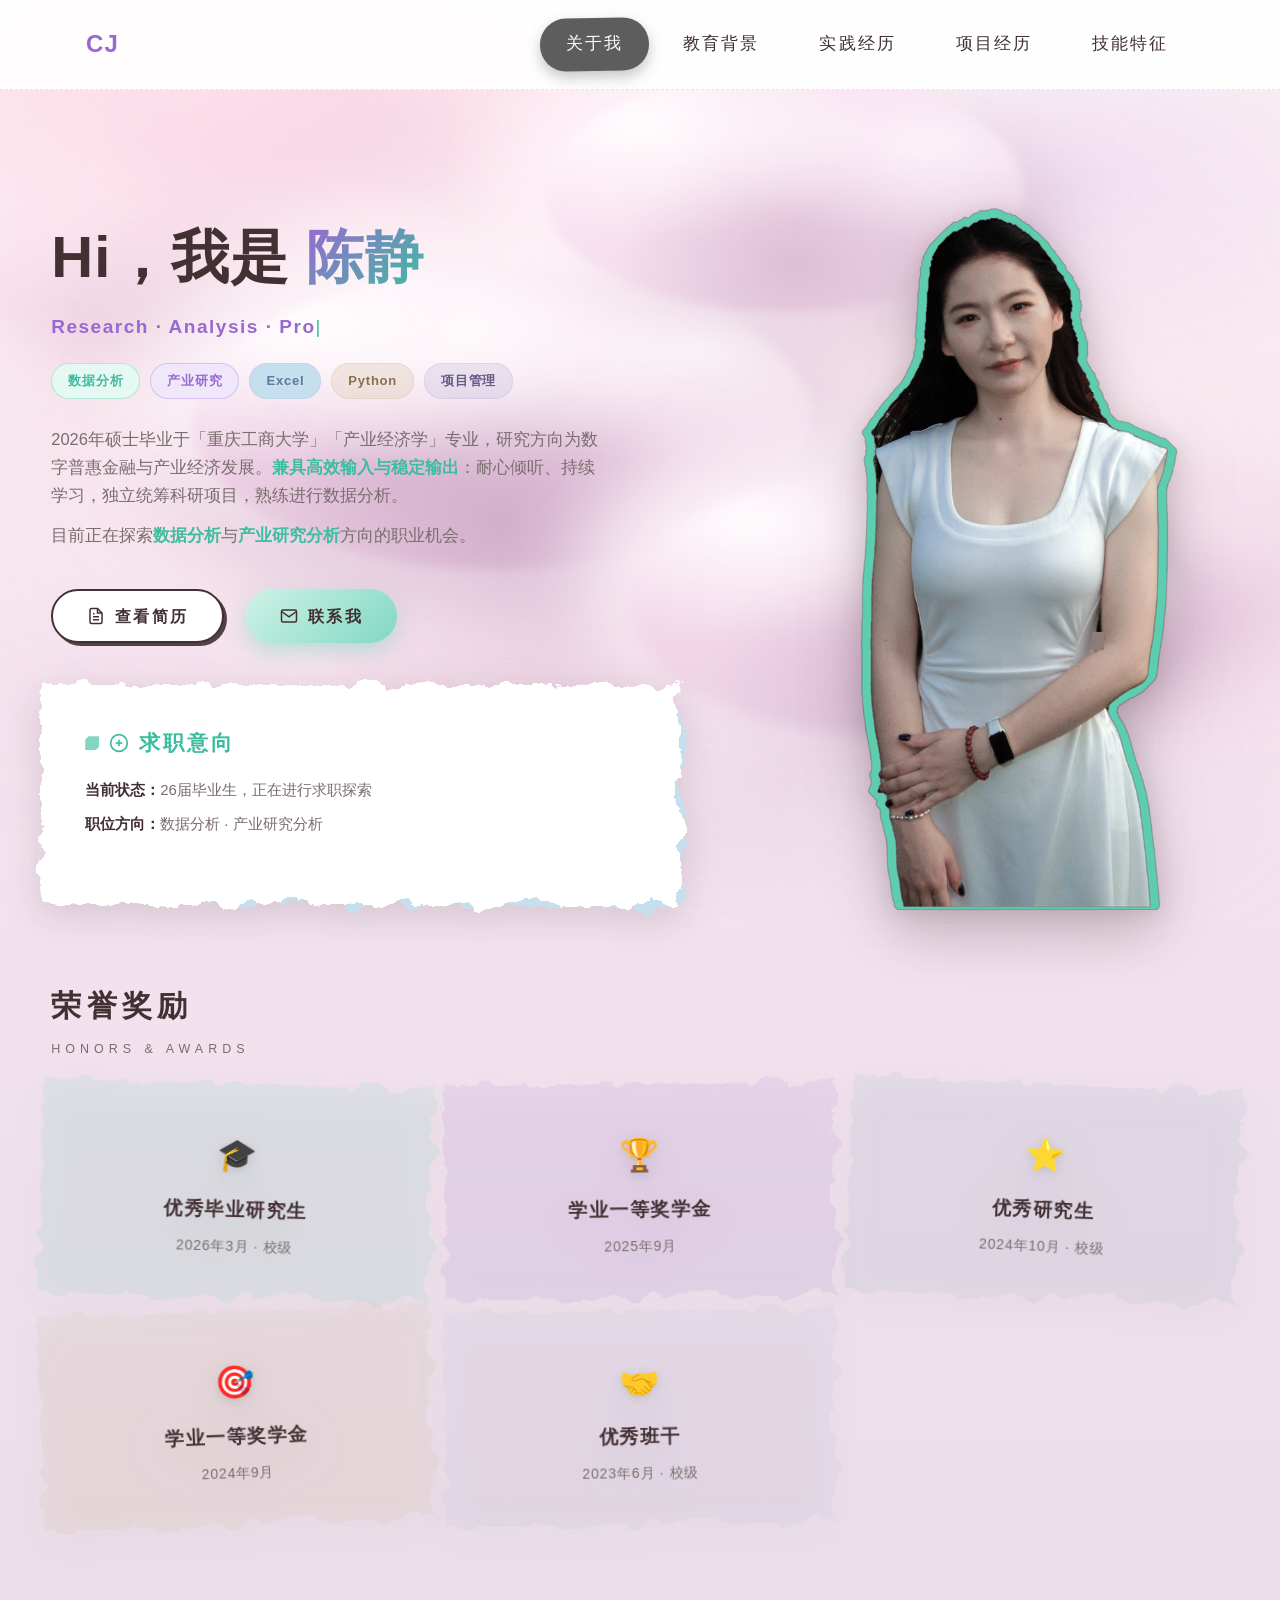
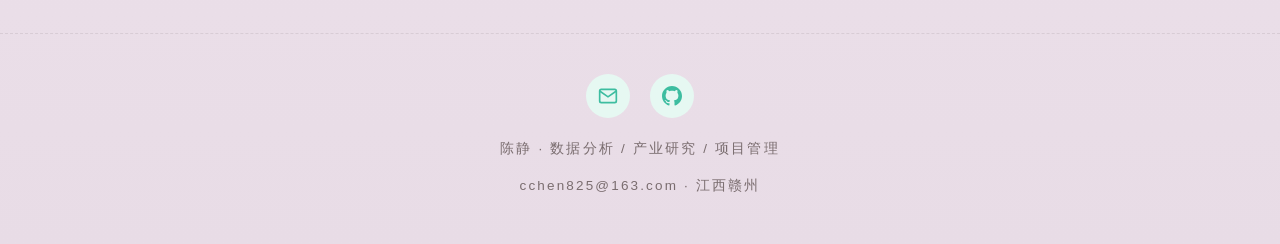
<file: index.html>
<!DOCTYPE html>
<html lang="zh-CN">
<head>
<meta charset="UTF-8">
<meta name="viewport" content="width=device-width, initial-scale=1.0">
<title>陈静 · 关于我｜数据分析 / 产业研究 / 项目管理</title>
<link rel="stylesheet" href="css/styles.css">
</head>
<body>

<!-- MORNCOLOUR 风格云海 -->
<!-- 远景云 -->
<div class="cloud-far cloud-far--1" aria-hidden="true"></div>
<div class="cloud-far cloud-far--2" aria-hidden="true"></div>
<div class="cloud-far cloud-far--3" aria-hidden="true"></div>
<!-- 中景云 -->
<div class="cloud-mid cloud-mid--1" aria-hidden="true"></div>
<div class="cloud-mid cloud-mid--2" aria-hidden="true"></div>
<div class="cloud-mid cloud-mid--3" aria-hidden="true"></div>
<!-- 前景云 -->
<div class="cloud-near cloud-near--1" aria-hidden="true"></div>
<div class="cloud-near cloud-near--2" aria-hidden="true"></div>
<div class="cloud-near cloud-near--3" aria-hidden="true"></div>

<svg class="svg-defs" aria-hidden="true" focusable="false">
  <defs>
    <filter id="torn" x="-8%" y="-8%" width="116%" height="116%">
      <feTurbulence type="fractalNoise" baseFrequency="0.035 0.04" numOctaves="5" seed="7" result="noise"/>
      <feDisplacementMap in="SourceGraphic" in2="noise" scale="26" xChannelSelector="R" yChannelSelector="G"/>
    </filter>
    <filter id="tapeTorn" x="-20%" y="-20%" width="140%" height="140%">
      <feTurbulence type="fractalNoise" baseFrequency="0.09" numOctaves="3" seed="3" result="noise2"/>
      <feDisplacementMap in="SourceGraphic" in2="noise2" scale="7" xChannelSelector="R" yChannelSelector="G"/>
    </filter>
  </defs>
</svg>

<!-- 滚动进度条 -->
<div class="scroll-progress" id="scrollProgress"></div>

<nav class="nav" aria-label="主导航">
  <a class="nav__logo" href="index.html">CJ</a>
  <button class="nav__toggle" id="navToggle" aria-label="菜单" aria-expanded="false">
    <span></span><span></span><span></span>
  </button>
  <div class="nav__menu" id="navMenu">
    <a class="nav__link" id="nav-about"    href="index.html">关于我</a>
    <a class="nav__link" id="nav-edu"      href="education.html">教育背景</a>
    <a class="nav__link" id="nav-practice" href="practice.html">实践经历</a>
    <a class="nav__link" id="nav-projects" href="projects.html">项目经历</a>
    <a class="nav__link" id="nav-skills"   href="skills.html">技能特征</a>
  </div>
</nav>

<main class="wrap">
  <section class="hero">

    <!-- 左侧：自我介绍 -->
    <div class="hero__left">
      <h1 class="hero__greet">
        Hi，我是 <span class="accent">陈静</span>
      </h1>

      <div class="hero__sub"><span class="typewriter" id="typewriter"></span><span class="typewriter-cursor">|</span></div>

      <div class="hero__tags">
        <span class="tag tag--teal">数据分析</span>
        <span class="tag tag--purple">产业研究</span>
        <span class="tag tag--blue">Excel</span>
        <span class="tag tag--tan">Python</span>
        <span class="tag tag--lav">项目管理</span>
      </div>

      <div class="hero__desc">
        <p>2026年硕士毕业于「重庆工商大学」「产业经济学」专业，研究方向为数字普惠金融与产业经济发展。<strong>兼具高效输入与稳定输出</strong>：耐心倾听、持续学习，独立统筹科研项目，熟练进行数据分析。</p>
        <p>目前正在探索<strong>数据分析</strong>与<strong>产业研究分析</strong>方向的职业机会。</p>
      </div>

      <div class="hero__actions">
        <a class="btn btn--ghost" href="assets/个人简历.pdf" target="_blank" rel="noopener">
          <svg width="18" height="18" viewBox="0 0 24 24" fill="none" stroke="currentColor" stroke-width="2"><path d="M14 2H6a2 2 0 0 0-2 2v16a2 2 0 0 0 2 2h12a2 2 0 0 0 2-2V8z"/><polyline points="14 2 14 8 20 8"/><line x1="16" y1="13" x2="8" y2="13"/><line x1="16" y1="17" x2="8" y2="17"/><polyline points="10 9 9 9 8 9"/></svg>
          查看简历
        </a>
        <a class="btn btn--teal" href="mailto:cchen825@163.com">
          <svg width="18" height="18" viewBox="0 0 24 24" fill="none" stroke="currentColor" stroke-width="2"><path d="M4 4h16c1.1 0 2 .9 2 2v12c0 1.1-.9 2-2 2H4c-1.1 0-2-.9-2-2V6c0-1.1.9-2 2-2z"/><polyline points="22,6 12,13 2,6"/></svg>
          联系我
        </a>
      </div>

      <!-- 求职意向卡片 -->
      <div class="paper matcher" data-rise="1">
        <div class="matcher__title">
          <svg width="20" height="20" viewBox="0 0 24 24" fill="none" stroke="currentColor" stroke-width="2"><circle cx="12" cy="12" r="10"/><line x1="12" y1="8" x2="12" y2="16"/><line x1="8" y1="12" x2="16" y2="12"/></svg>
          求职意向
        </div>
        <div class="matcher__desc">
          <p><strong>当前状态：</strong>26届毕业生，正在进行求职探索</p>
          <p><strong>职位方向：</strong>数据分析 · 产业研究分析</p>
        </div>
      </div>
    </div>

    <!-- 右侧：抠像人像（青色描边，无相框） -->
    <div class="hero__figure">
      <div class="hero__glow"></div>
      <img src="assets/生活照_抠像_web.png" alt="陈静生活照" class="hero__portrait">
    </div>

  </section>

  <!-- 荣誉奖励 -->
  <section class="honors" style="max-width:1180px;margin:20px auto 0;">
    <h2 class="section-title">荣誉奖励</h2>
    <div class="section-sub">Honors &amp; Awards</div>
    <div class="grid grid--3">
      <div class="paper card honors-card tilt-b" data-rise="0">
        <div class="honors-card__icon">🎓</div>
        <h3>优秀毕业研究生</h3>
        <p>2026年3月 · 校级</p>
      </div>
      <div class="paper card honors-card tilt-c" data-rise="1">
        <div class="honors-card__icon">🏆</div>
        <h3>学业一等奖学金</h3>
        <p>2025年9月</p>
      </div>
      <div class="paper card honors-card tilt-d" data-rise="2">
        <div class="honors-card__icon">⭐</div>
        <h3>优秀研究生</h3>
        <p>2024年10月 · 校级</p>
      </div>
      <div class="paper card honors-card tilt-a" data-rise="3">
        <div class="honors-card__icon">🎯</div>
        <h3>学业一等奖学金</h3>
        <p>2024年9月</p>
      </div>
      <div class="paper card honors-card tilt-c" data-rise="4">
        <div class="honors-card__icon">🤝</div>
        <h3>优秀班干</h3>
        <p>2023年6月 · 校级</p>
      </div>
      <div class="paper card honors-card tilt-b" data-rise="5">
        <div class="honors-card__icon">🌟</div>
        <h3>优秀毕业生</h3>
        <p>2023年6月 · 校级</p>
      </div>
    </div>
  </section>

</main>

<footer class="footer">
  <div class="footer__social">
    <a href="mailto:cchen825@163.com" class="footer__icon" title="邮箱">
      <svg width="20" height="20" viewBox="0 0 24 24" fill="none" stroke="currentColor" stroke-width="2"><path d="M4 4h16c1.1 0 2 .9 2 2v12c0 1.1-.9 2-2 2H4c-1.1 0-2-.9-2-2V6c0-1.1.9-2 2-2z"/><polyline points="22,6 12,13 2,6"/></svg>
    </a>
    <a href="https://github.com/cchenjinger" class="footer__icon" title="GitHub" target="_blank" rel="noopener">
      <svg width="20" height="20" viewBox="0 0 24 24" fill="currentColor"><path d="M12 0c-6.626 0-12 5.373-12 12 0 5.302 3.438 9.8 8.207 11.387.599.111.793-.261.793-.577v-2.234c-3.338.726-4.033-1.416-4.033-1.416-.546-1.387-1.333-1.756-1.333-1.756-1.089-.745.083-.729.083-.729 1.205.084 1.839 1.237 1.839 1.237 1.07 1.834 2.807 1.304 3.492.997.107-.775.418-1.305.762-1.604-2.665-.305-5.467-1.334-5.467-5.931 0-1.311.469-2.381 1.236-3.221-.124-.303-.535-1.524.117-3.176 0 0 1.008-.322 3.301 1.23.957-.266 1.983-.399 3.003-.404 1.02.005 2.047.138 3.006.404 2.291-1.552 3.297-1.23 3.297-1.23.653 1.653.242 2.874.118 3.176.77.84 1.235 1.911 1.235 3.221 0 4.609-2.807 5.624-5.479 5.921.43.372.823 1.102.823 2.222v3.293c0 .319.192.694.801.576 4.765-1.589 8.199-6.086 8.199-11.386 0-6.627-5.373-12-12-12z"/></svg>
    </a>
  </div>
  <span class="footer-line">陈静 · 数据分析 / 产业研究 / 项目管理</span>
  <div>cchen825@163.com · 江西赣州</div>
</footer>

<!-- 返回顶部按钮 -->
<button class="back-to-top" id="backToTop" aria-label="返回顶部">
  <svg width="20" height="20" viewBox="0 0 24 24" fill="none" stroke="currentColor" stroke-width="2.5"><polyline points="18 15 12 9 6 15"/></svg>
</button>

<script src="js/main.js"></script>
</body>
</html>
</file>
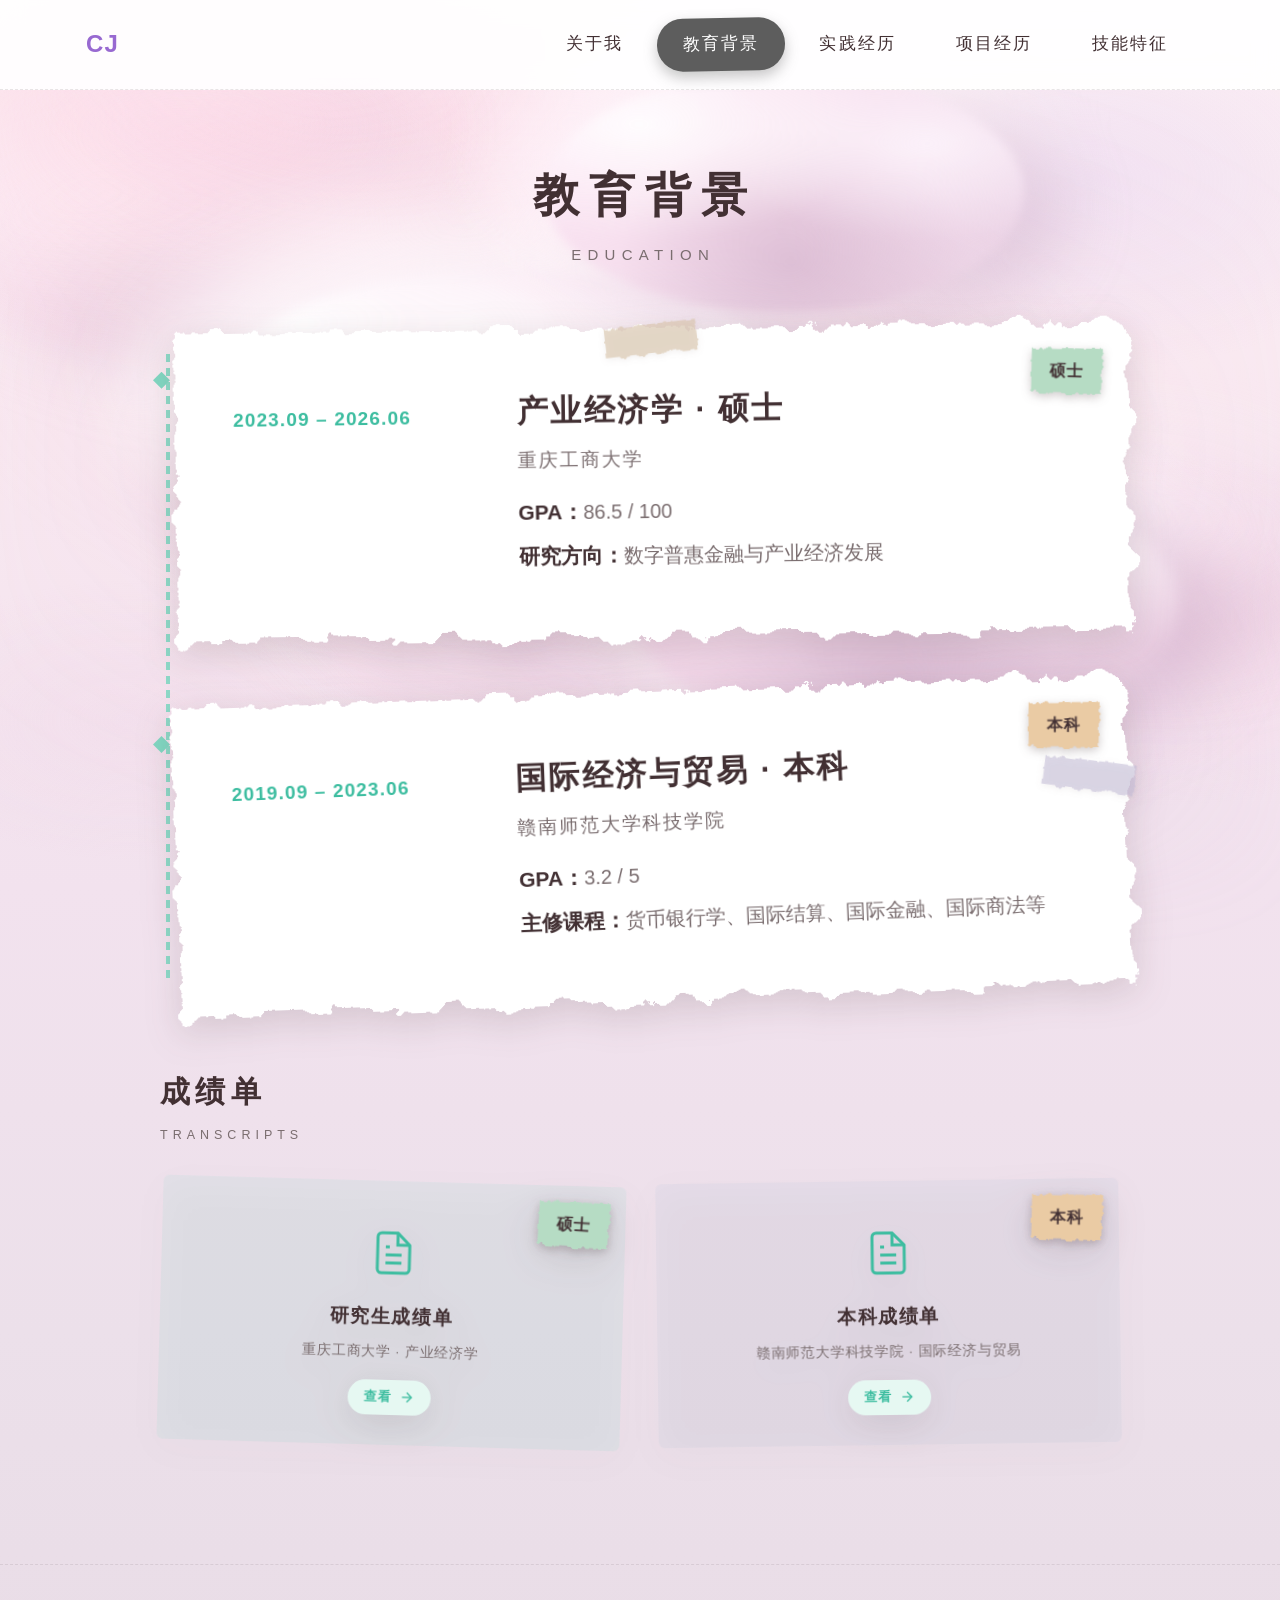
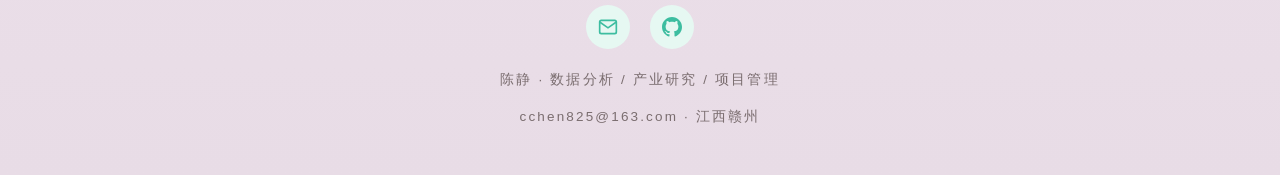
<file: education.html>
<!DOCTYPE html>
<html lang="zh-CN">
<head>
<meta charset="UTF-8">
<meta name="viewport" content="width=device-width, initial-scale=1.0">
<title>教育背景 · 陈静｜数据分析 / 产业研究 / 项目管理</title>
<link rel="stylesheet" href="css/styles.css">
</head>
<body class="page-edu">

<!-- MORNCOLOUR 风格云海 -->
<!-- 远景云 -->
<div class="cloud-far cloud-far--1" aria-hidden="true"></div>
<div class="cloud-far cloud-far--2" aria-hidden="true"></div>
<div class="cloud-far cloud-far--3" aria-hidden="true"></div>
<!-- 中景云 -->
<div class="cloud-mid cloud-mid--1" aria-hidden="true"></div>
<div class="cloud-mid cloud-mid--2" aria-hidden="true"></div>
<div class="cloud-mid cloud-mid--3" aria-hidden="true"></div>
<!-- 前景云 -->
<div class="cloud-near cloud-near--1" aria-hidden="true"></div>
<div class="cloud-near cloud-near--2" aria-hidden="true"></div>
<div class="cloud-near cloud-near--3" aria-hidden="true"></div>

<svg class="svg-defs" aria-hidden="true" focusable="false">
  <defs>
    <filter id="torn" x="-8%" y="-8%" width="116%" height="116%">
      <feTurbulence type="fractalNoise" baseFrequency="0.035 0.04" numOctaves="5" seed="7" result="noise"/>
      <feDisplacementMap in="SourceGraphic" in2="noise" scale="26" xChannelSelector="R" yChannelSelector="G"/>
    </filter>
    <filter id="tapeTorn" x="-20%" y="-20%" width="140%" height="140%">
      <feTurbulence type="fractalNoise" baseFrequency="0.09" numOctaves="3" seed="3" result="noise2"/>
      <feDisplacementMap in="SourceGraphic" in2="noise2" scale="7" xChannelSelector="R" yChannelSelector="G"/>
    </filter>
  </defs>
</svg>

<!-- 滚动进度条 -->
<div class="scroll-progress" id="scrollProgress"></div>

<nav class="nav" aria-label="主导航">
  <a class="nav__logo" href="index.html">CJ</a>
  <button class="nav__toggle" id="navToggle" aria-label="菜单" aria-expanded="false">
    <span></span><span></span><span></span>
  </button>
  <div class="nav__menu" id="navMenu">
    <a class="nav__link" id="nav-about"    href="index.html">关于我</a>
    <a class="nav__link" id="nav-edu"      href="education.html">教育背景</a>
    <a class="nav__link" id="nav-practice" href="practice.html">实践经历</a>
    <a class="nav__link" id="nav-projects" href="projects.html">项目经历</a>
    <a class="nav__link" id="nav-skills"   href="skills.html">技能特征</a>
  </div>
</nav>

<main class="wrap">

  <header class="page-head">
    <h1 class="page-head__cn">教育背景</h1>
    <span class="page-head__en">Education</span>
  </header>

  <div class="timeline" style="max-width:960px;margin:0 auto;">

    <!-- 硕士 -->
    <div class="timeline__item">
      <div class="paper entry tilt-c" data-rise="0">
        <span class="tape tape--pink" aria-hidden="true"></span>
        <span class="sticker sticker--green" aria-hidden="true">硕士</span>
        <div class="entry__date">2023.09 – 2026.06</div>
        <div class="entry__body">
          <div class="entry__role">产业经济学 · 硕士</div>
          <div class="entry__org">重庆工商大学</div>
          <p><strong>GPA：</strong>86.5 / 100</p>
          <p><strong>研究方向：</strong>数字普惠金融与产业经济发展</p>
        </div>
      </div>
    </div>

    <!-- 本科 -->
    <div class="timeline__item">
      <div class="paper entry tilt-a" data-rise="1">
        <span class="tape tape--lav tape--right" aria-hidden="true"></span>
        <span class="sticker sticker--tan" aria-hidden="true">本科</span>
        <div class="entry__date">2019.09 – 2023.06</div>
        <div class="entry__body">
          <div class="entry__role">国际经济与贸易 · 本科</div>
          <div class="entry__org">赣南师范大学科技学院</div>
          <p><strong>GPA：</strong>3.2 / 5</p>
          <p><strong>主修课程：</strong>货币银行学、国际结算、国际金融、国际商法等</p>
        </div>
      </div>
    </div>

  </div>

  <!-- 成绩单 -->
  <section class="transcripts" style="max-width:960px;margin:60px auto 0;">
    <h2 class="section-title">成绩单</h2>
    <div class="section-sub">Transcripts</div>
    <div class="grid grid--2">
      <a href="assets/硕士成绩单.pdf" target="_blank" class="paper card transcript-card transcript-card--green tilt-b" data-rise="0">
        <span class="sticker sticker--green" aria-hidden="true">硕士</span>
        <div class="transcript-card__icon">
          <svg width="48" height="48" viewBox="0 0 24 24" fill="none" stroke="currentColor" stroke-width="1.5">
            <path d="M14 2H6a2 2 0 0 0-2 2v16a2 2 0 0 0 2 2h12a2 2 0 0 0 2-2V8z"/>
            <polyline points="14 2 14 8 20 8"/>
            <line x1="16" y1="13" x2="8" y2="13"/>
            <line x1="16" y1="17" x2="8" y2="17"/>
            <polyline points="10 9 9 9 8 9"/>
          </svg>
        </div>
        <h3>研究生成绩单</h3>
        <p>重庆工商大学 · 产业经济学</p>
        <span class="transcript-card__action">
          查看
          <svg width="16" height="16" viewBox="0 0 24 24" fill="none" stroke="currentColor" stroke-width="2"><line x1="5" y1="12" x2="19" y2="12"/><polyline points="12 5 19 12 12 19"/></svg>
        </span>
      </a>
      <a href="assets/本科成绩单.pdf" target="_blank" class="paper card transcript-card transcript-card--blue tilt-c" data-rise="1">
        <span class="sticker sticker--tan" aria-hidden="true">本科</span>
        <div class="transcript-card__icon">
          <svg width="48" height="48" viewBox="0 0 24 24" fill="none" stroke="currentColor" stroke-width="1.5">
            <path d="M14 2H6a2 2 0 0 0-2 2v16a2 2 0 0 0 2 2h12a2 2 0 0 0 2-2V8z"/>
            <polyline points="14 2 14 8 20 8"/>
            <line x1="16" y1="13" x2="8" y2="13"/>
            <line x1="16" y1="17" x2="8" y2="17"/>
            <polyline points="10 9 9 9 8 9"/>
          </svg>
        </div>
        <h3>本科成绩单</h3>
        <p>赣南师范大学科技学院 · 国际经济与贸易</p>
        <span class="transcript-card__action">
          查看
          <svg width="16" height="16" viewBox="0 0 24 24" fill="none" stroke="currentColor" stroke-width="2"><line x1="5" y1="12" x2="19" y2="12"/><polyline points="12 5 19 12 12 19"/></svg>
        </span>
      </a>
    </div>
  </section>

</main>

<footer class="footer">
  <div class="footer__social">
    <a href="mailto:cchen825@163.com" class="footer__icon" title="邮箱">
      <svg width="20" height="20" viewBox="0 0 24 24" fill="none" stroke="currentColor" stroke-width="2"><path d="M4 4h16c1.1 0 2 .9 2 2v12c0 1.1-.9 2-2 2H4c-1.1 0-2-.9-2-2V6c0-1.1.9-2 2-2z"/><polyline points="22,6 12,13 2,6"/></svg>
    </a>
    <a href="https://github.com/cchenjinger" class="footer__icon" title="GitHub" target="_blank" rel="noopener">
      <svg width="20" height="20" viewBox="0 0 24 24" fill="currentColor"><path d="M12 0c-6.626 0-12 5.373-12 12 0 5.302 3.438 9.8 8.207 11.387.599.111.793-.261.793-.577v-2.234c-3.338.726-4.033-1.416-4.033-1.416-.546-1.387-1.333-1.756-1.333-1.756-1.089-.745.083-.729.083-.729 1.205.084 1.839 1.237 1.839 1.237 1.07 1.834 2.807 1.304 3.492.997.107-.775.418-1.305.762-1.604-2.665-.305-5.467-1.334-5.467-5.931 0-1.311.469-2.381 1.236-3.221-.124-.303-.535-1.524.117-3.176 0 0 1.008-.322 3.301 1.23.957-.266 1.983-.399 3.003-.404 1.02.005 2.047.138 3.006.404 2.291-1.552 3.297-1.23 3.297-1.23.653 1.653.242 2.874.118 3.176.77.84 1.235 1.911 1.235 3.221 0 4.609-2.807 5.624-5.479 5.921.43.372.823 1.102.823 2.222v3.293c0 .319.192.694.801.576 4.765-1.589 8.199-6.086 8.199-11.386 0-6.627-5.373-12-12-12z"/></svg>
    </a>
  </div>
  <span class="footer-line">陈静 · 数据分析 / 产业研究 / 项目管理</span>
  <div>cchen825@163.com · 江西赣州</div>
</footer>

<!-- 返回顶部按钮 -->
<button class="back-to-top" id="backToTop" aria-label="返回顶部">
  <svg width="20" height="20" viewBox="0 0 24 24" fill="none" stroke="currentColor" stroke-width="2.5"><polyline points="18 15 12 9 6 15"/></svg>
</button>

<script src="js/main.js"></script>
</body>
</html>
</file>
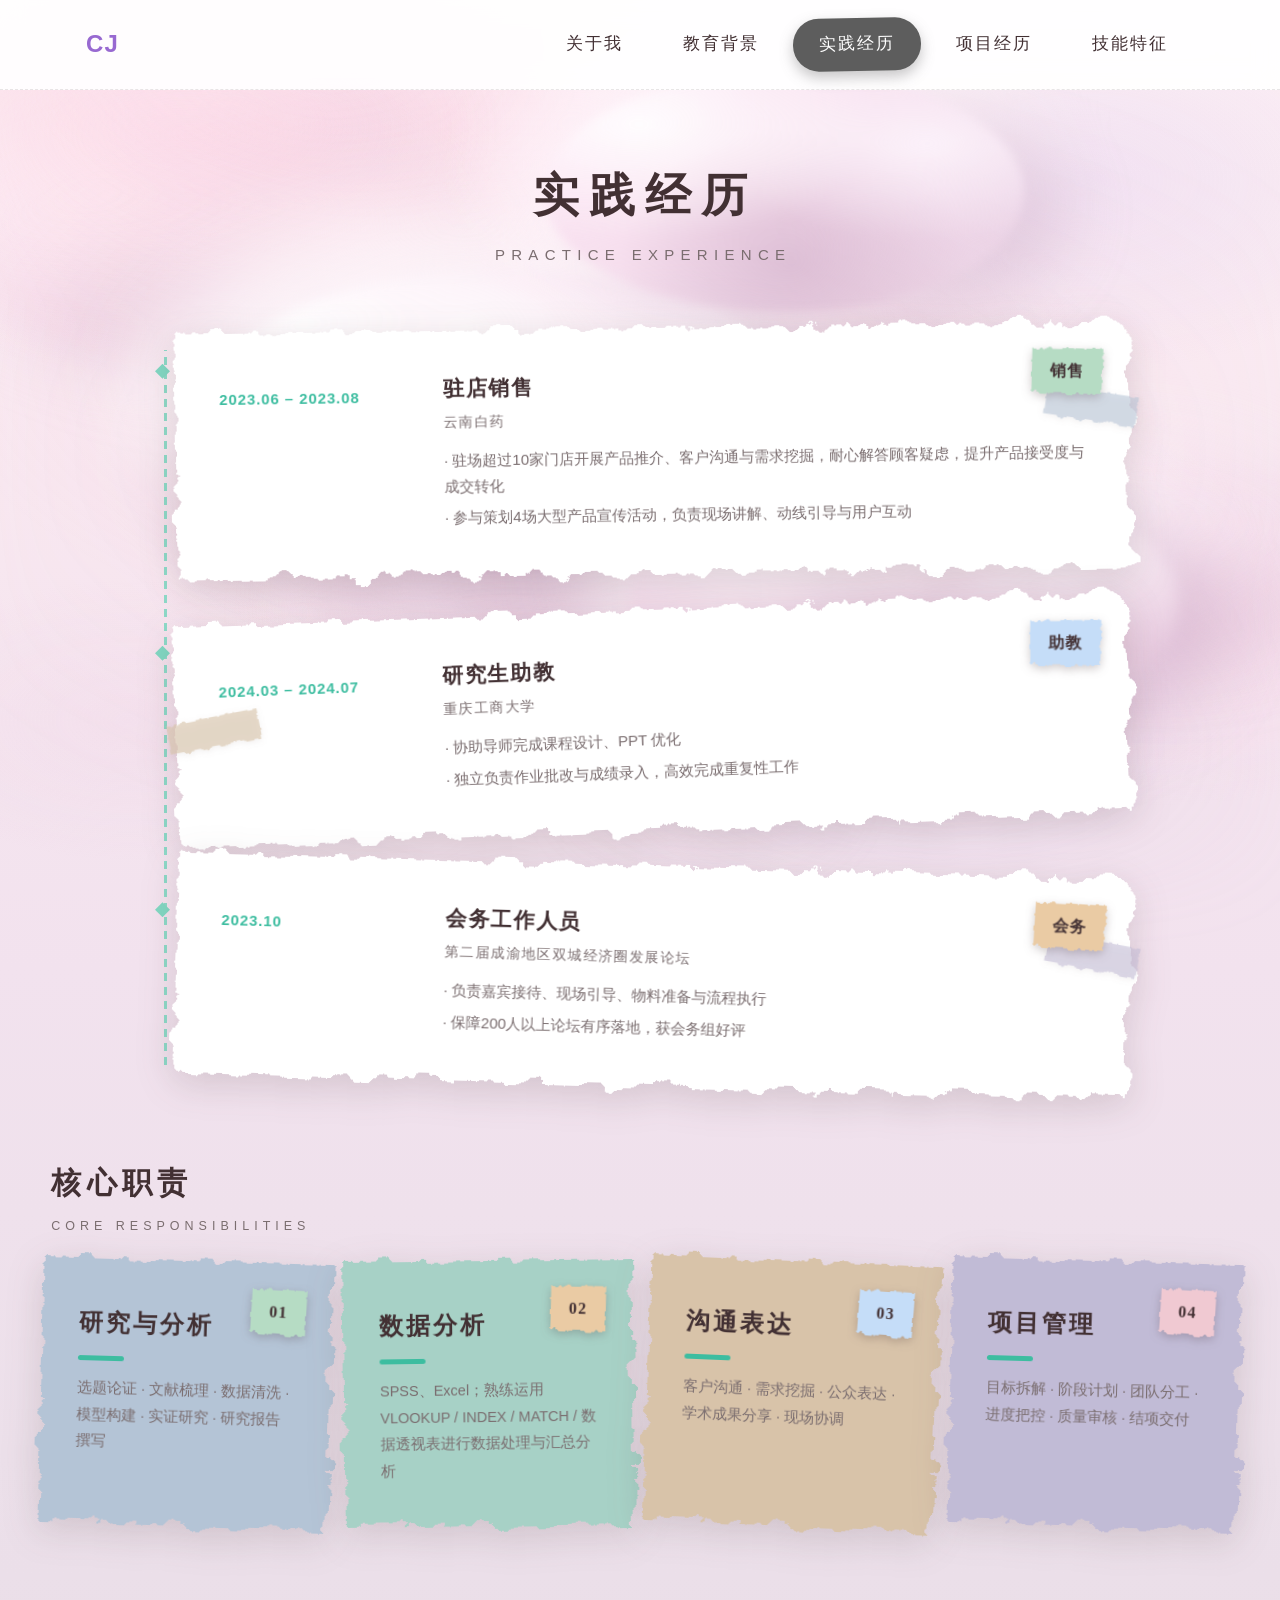
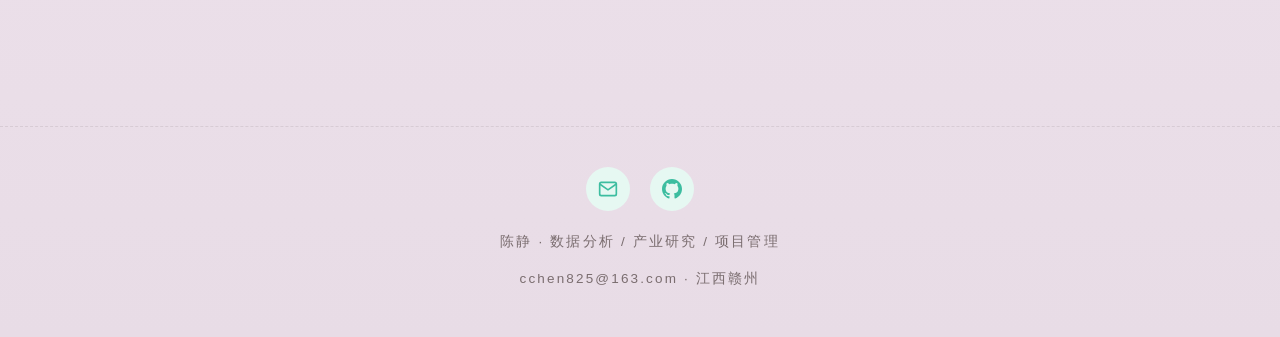
<file: practice.html>
<!DOCTYPE html>
<html lang="zh-CN">
<head>
<meta charset="UTF-8">
<meta name="viewport" content="width=device-width, initial-scale=1.0">
<title>实践经历 · 陈静｜数据分析 / 产业研究 / 项目管理</title>
<link rel="stylesheet" href="css/styles.css">
</head>
<body>

<!-- MORNCOLOUR 风格云海 -->
<!-- 远景云 -->
<div class="cloud-far cloud-far--1" aria-hidden="true"></div>
<div class="cloud-far cloud-far--2" aria-hidden="true"></div>
<div class="cloud-far cloud-far--3" aria-hidden="true"></div>
<!-- 中景云 -->
<div class="cloud-mid cloud-mid--1" aria-hidden="true"></div>
<div class="cloud-mid cloud-mid--2" aria-hidden="true"></div>
<div class="cloud-mid cloud-mid--3" aria-hidden="true"></div>
<!-- 前景云 -->
<div class="cloud-near cloud-near--1" aria-hidden="true"></div>
<div class="cloud-near cloud-near--2" aria-hidden="true"></div>
<div class="cloud-near cloud-near--3" aria-hidden="true"></div>

<svg class="svg-defs" aria-hidden="true" focusable="false">
  <defs>
    <filter id="torn" x="-8%" y="-8%" width="116%" height="116%">
      <feTurbulence type="fractalNoise" baseFrequency="0.035 0.04" numOctaves="5" seed="7" result="noise"/>
      <feDisplacementMap in="SourceGraphic" in2="noise" scale="26" xChannelSelector="R" yChannelSelector="G"/>
    </filter>
    <filter id="tapeTorn" x="-20%" y="-20%" width="140%" height="140%">
      <feTurbulence type="fractalNoise" baseFrequency="0.09" numOctaves="3" seed="3" result="noise2"/>
      <feDisplacementMap in="SourceGraphic" in2="noise2" scale="7" xChannelSelector="R" yChannelSelector="G"/>
    </filter>
  </defs>
</svg>

<!-- 滚动进度条 -->
<div class="scroll-progress" id="scrollProgress"></div>

<nav class="nav" aria-label="主导航">
  <a class="nav__logo" href="index.html">CJ</a>
  <button class="nav__toggle" id="navToggle" aria-label="菜单" aria-expanded="false">
    <span></span><span></span><span></span>
  </button>
  <div class="nav__menu" id="navMenu">
    <a class="nav__link" id="nav-about"    href="index.html">关于我</a>
    <a class="nav__link" id="nav-edu"      href="education.html">教育背景</a>
    <a class="nav__link" id="nav-practice" href="practice.html">实践经历</a>
    <a class="nav__link" id="nav-projects" href="projects.html">项目经历</a>
    <a class="nav__link" id="nav-skills"   href="skills.html">技能特征</a>
  </div>
</nav>

<main class="wrap">

  <header class="page-head">
    <h1 class="page-head__cn">实践经历</h1>
    <span class="page-head__en">Practice Experience</span>
  </header>

  <!-- 经历条目 -->
  <div class="timeline" style="max-width:960px;margin:0 auto 80px;">

    <div class="timeline__item">
      <div class="paper entry tilt-c" data-rise="0">
        <span class="tape tape--blue tape--right" aria-hidden="true"></span>
        <span class="sticker sticker--green" aria-hidden="true">销售</span>
        <div class="entry__date">2023.06 – 2023.08</div>
        <div class="entry__body">
          <div class="entry__role">驻店销售</div>
          <div class="entry__org">云南白药</div>
          <p>· 驻场超过10家门店开展产品推介、客户沟通与需求挖掘，耐心解答顾客疑虑，提升产品接受度与成交转化</p>
          <p>· 参与策划4场大型产品宣传活动，负责现场讲解、动线引导与用户互动</p>
        </div>
      </div>
    </div>

    <div class="timeline__item">
      <div class="paper entry tilt-a" data-rise="1">
        <span class="tape tape--pink tape--left" aria-hidden="true"></span>
        <span class="sticker sticker--blue" aria-hidden="true">助教</span>
        <div class="entry__date">2024.03 – 2024.07</div>
        <div class="entry__body">
          <div class="entry__role">研究生助教</div>
          <div class="entry__org">重庆工商大学</div>
          <p>· 协助导师完成课程设计、PPT 优化</p>
          <p>· 独立负责作业批改与成绩录入，高效完成重复性工作</p>
        </div>
      </div>
    </div>

    <div class="timeline__item">
      <div class="paper entry tilt-b" data-rise="2">
        <span class="tape tape--lav tape--right" aria-hidden="true"></span>
        <span class="sticker sticker--tan" aria-hidden="true">会务</span>
        <div class="entry__date">2023.10</div>
        <div class="entry__body">
          <div class="entry__role">会务工作人员</div>
          <div class="entry__org">第二届成渝地区双城经济圈发展论坛</div>
          <p>· 负责嘉宾接待、现场引导、物料准备与流程执行</p>
          <p>· 保障200人以上论坛有序落地，获会务组好评</p>
        </div>
      </div>
    </div>

  </div>

  <!-- 核心职责 -->
  <section style="max-width:1180px;margin:0 auto 90px;">
    <h2 class="section-title">核心职责</h2>
    <div class="section-sub">Core Responsibilities</div>
    <div class="grid grid--4">
      <div class="paper card duty-card c-blue tilt-b" data-rise="0">
        <span class="sticker sticker--green" aria-hidden="true">01</span>
        
        <h3>研究与分析</h3>
        <p>选题论证 · 文献梳理 · 数据清洗 · 模型构建 · 实证研究 · 研究报告撰写</p>
      </div>
      <div class="paper card duty-card c-teal tilt-c" data-rise="1">
        <span class="sticker sticker--tan" aria-hidden="true">02</span>
        
        <h3>数据分析</h3>
        <p>SPSS、Excel；熟练运用 VLOOKUP / INDEX / MATCH / 数据透视表进行数据处理与汇总分析</p>
      </div>
      <div class="paper card duty-card c-tan tilt-d" data-rise="2">
        <span class="sticker sticker--blue" aria-hidden="true">03</span>
        
        <h3>沟通表达</h3>
        <p>客户沟通 · 需求挖掘 · 公众表达 · 学术成果分享 · 现场协调</p>
      </div>
      <div class="paper card duty-card c-lav tilt-b" data-rise="3">
        <span class="sticker sticker--pink" aria-hidden="true">04</span>
        
        <h3>项目管理</h3>
        <p>目标拆解 · 阶段计划 · 团队分工 · 进度把控 · 质量审核 · 结项交付</p>
      </div>
    </div>
  </section>

  

</main>

<footer class="footer">
  <div class="footer__social">
    <a href="mailto:cchen825@163.com" class="footer__icon" title="邮箱">
      <svg width="20" height="20" viewBox="0 0 24 24" fill="none" stroke="currentColor" stroke-width="2"><path d="M4 4h16c1.1 0 2 .9 2 2v12c0 1.1-.9 2-2 2H4c-1.1 0-2-.9-2-2V6c0-1.1.9-2 2-2z"/><polyline points="22,6 12,13 2,6"/></svg>
    </a>
    <a href="https://github.com/cchenjinger" class="footer__icon" title="GitHub" target="_blank" rel="noopener">
      <svg width="20" height="20" viewBox="0 0 24 24" fill="currentColor"><path d="M12 0c-6.626 0-12 5.373-12 12 0 5.302 3.438 9.8 8.207 11.387.599.111.793-.261.793-.577v-2.234c-3.338.726-4.033-1.416-4.033-1.416-.546-1.387-1.333-1.756-1.333-1.756-1.089-.745.083-.729.083-.729 1.205.084 1.839 1.237 1.839 1.237 1.07 1.834 2.807 1.304 3.492.997.107-.775.418-1.305.762-1.604-2.665-.305-5.467-1.334-5.467-5.931 0-1.311.469-2.381 1.236-3.221-.124-.303-.535-1.524.117-3.176 0 0 1.008-.322 3.301 1.23.957-.266 1.983-.399 3.003-.404 1.02.005 2.047.138 3.006.404 2.291-1.552 3.297-1.23 3.297-1.23.653 1.653.242 2.874.118 3.176.77.84 1.235 1.911 1.235 3.221 0 4.609-2.807 5.624-5.479 5.921.43.372.823 1.102.823 2.222v3.293c0 .319.192.694.801.576 4.765-1.589 8.199-6.086 8.199-11.386 0-6.627-5.373-12-12-12z"/></svg>
    </a>
  </div>
  <span class="footer-line">陈静 · 数据分析 / 产业研究 / 项目管理</span>
  <div>cchen825@163.com · 江西赣州</div>
</footer>

<!-- 返回顶部按钮 -->
<button class="back-to-top" id="backToTop" aria-label="返回顶部">
  <svg width="20" height="20" viewBox="0 0 24 24" fill="none" stroke="currentColor" stroke-width="2.5"><polyline points="18 15 12 9 6 15"/></svg>
</button>

<script src="js/main.js"></script>
</body>
</html>
</file>
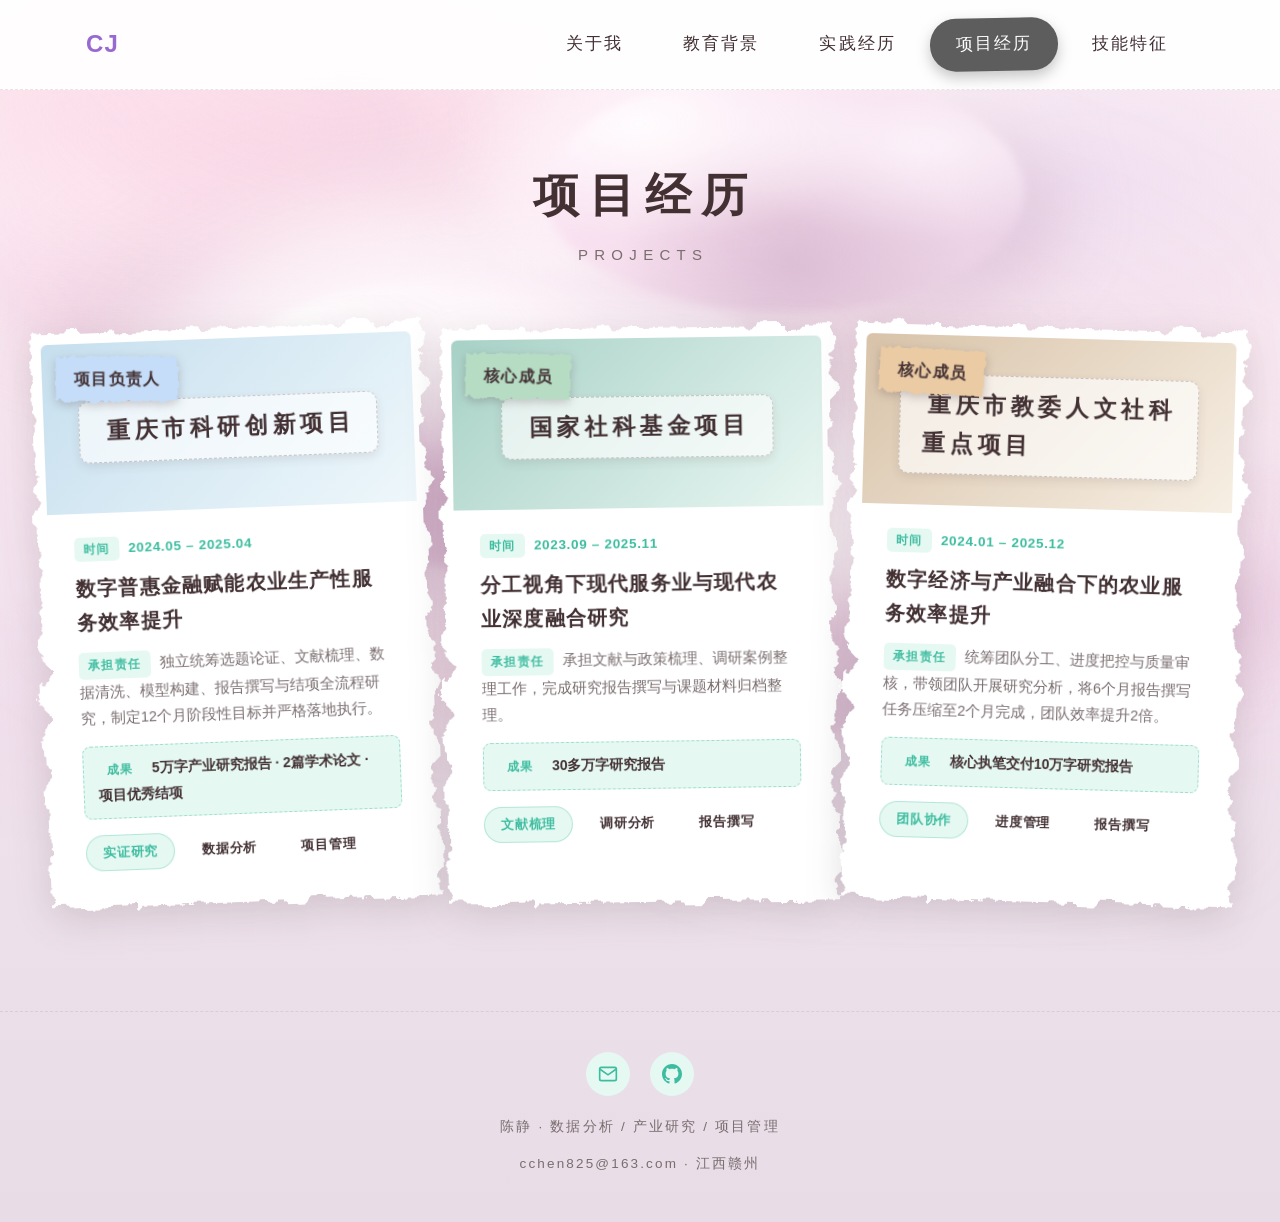
<file: projects.html>
<!DOCTYPE html>
<html lang="zh-CN">
<head>
<meta charset="UTF-8">
<meta name="viewport" content="width=device-width, initial-scale=1.0">
<title>项目经历 · 陈静｜数据分析 / 产业研究 / 项目管理</title>
<link rel="stylesheet" href="css/styles.css">
</head>
<body>

<!-- MORNCOLOUR 风格云海 -->
<!-- 远景云 -->
<div class="cloud-far cloud-far--1" aria-hidden="true"></div>
<div class="cloud-far cloud-far--2" aria-hidden="true"></div>
<div class="cloud-far cloud-far--3" aria-hidden="true"></div>
<!-- 中景云 -->
<div class="cloud-mid cloud-mid--1" aria-hidden="true"></div>
<div class="cloud-mid cloud-mid--2" aria-hidden="true"></div>
<div class="cloud-mid cloud-mid--3" aria-hidden="true"></div>
<!-- 前景云 -->
<div class="cloud-near cloud-near--1" aria-hidden="true"></div>
<div class="cloud-near cloud-near--2" aria-hidden="true"></div>
<div class="cloud-near cloud-near--3" aria-hidden="true"></div>

<svg class="svg-defs" aria-hidden="true" focusable="false">
  <defs>
    <filter id="torn" x="-8%" y="-8%" width="116%" height="116%">
      <feTurbulence type="fractalNoise" baseFrequency="0.035 0.04" numOctaves="5" seed="7" result="noise"/>
      <feDisplacementMap in="SourceGraphic" in2="noise" scale="26" xChannelSelector="R" yChannelSelector="G"/>
    </filter>
    <filter id="tapeTorn" x="-20%" y="-20%" width="140%" height="140%">
      <feTurbulence type="fractalNoise" baseFrequency="0.09" numOctaves="3" seed="3" result="noise2"/>
      <feDisplacementMap in="SourceGraphic" in2="noise2" scale="7" xChannelSelector="R" yChannelSelector="G"/>
    </filter>
  </defs>
</svg>

<!-- 滚动进度条 -->
<div class="scroll-progress" id="scrollProgress"></div>

<nav class="nav" aria-label="主导航">
  <a class="nav__logo" href="index.html">CJ</a>
  <button class="nav__toggle" id="navToggle" aria-label="菜单" aria-expanded="false">
    <span></span><span></span><span></span>
  </button>
  <div class="nav__menu" id="navMenu">
    <a class="nav__link" id="nav-about"    href="index.html">关于我</a>
    <a class="nav__link" id="nav-edu"      href="education.html">教育背景</a>
    <a class="nav__link" id="nav-practice" href="practice.html">实践经历</a>
    <a class="nav__link" id="nav-projects" href="projects.html">项目经历</a>
    <a class="nav__link" id="nav-skills"   href="skills.html">技能特征</a>
  </div>
</nav>

<main class="wrap">

  <header class="page-head">
    <h1 class="page-head__cn">项目经历</h1>
    <span class="page-head__en">Projects</span>
  </header>

  <div class="grid grid--3" style="max-width:1180px;margin:0 auto;">

    <!-- 项目 1：重庆市研究生科研创新项目 -->
    <div class="paper project tilt-a" data-rise="0">
      <span class="sticker sticker--blue" aria-hidden="true">项目负责人</span>
      <div class="project__media" style="--pm1:#c6dfee;--pm2:#eef7fb;">
        <span class="project__type">重庆市科研创新项目</span>
      </div>
      <div class="project__body">
        <div class="project__time"><span class="f-label">时间</span>2024.05 – 2025.04</div>
        <h3 class="project__title">数字普惠金融赋能农业生产性服务效率提升</h3>
        <div class="project__duty"><span class="f-label">承担责任</span>独立统筹选题论证、文献梳理、数据清洗、模型构建、报告撰写与结项全流程研究，制定12个月阶段性目标并严格落地执行。</div>
        <div class="project__result"><span class="f-label">成果</span>5万字产业研究报告 · 2篇学术论文 · 项目优秀结项</div>
        <div class="project__tags" style="margin-top:16px;">
          <span class="tag tag--teal">实证研究</span>
          <span class="tag">数据分析</span>
          <span class="tag">项目管理</span>
        </div>
      </div>
    </div>

    <!-- 项目 2：国家社会科学基金项目 -->
    <div class="paper project tilt-c" data-rise="1">
      <span class="sticker sticker--green" aria-hidden="true">核心成员</span>
      <div class="project__media" style="--pm1:#a7d1c6;--pm2:#e9f6f2;">
        <span class="project__type">国家社科基金项目</span>
      </div>
      <div class="project__body">
        <div class="project__time"><span class="f-label">时间</span>2023.09 – 2025.11</div>
        <h3 class="project__title">分工视角下现代服务业与现代农业深度融合研究</h3>
        <div class="project__duty"><span class="f-label">承担责任</span>承担文献与政策梳理、调研案例整理工作，完成研究报告撰写与课题材料归档整理。</div>
        <div class="project__result"><span class="f-label">成果</span>30多万字研究报告</div>
        <div class="project__tags" style="margin-top:16px;">
          <span class="tag tag--teal">文献梳理</span>
          <span class="tag">调研分析</span>
          <span class="tag">报告撰写</span>
        </div>
      </div>
    </div>

    <!-- 项目 3：重庆市教委人文社科重点项目 -->
    <div class="paper project tilt-b" data-rise="2">
      <span class="sticker sticker--tan" aria-hidden="true">核心成员</span>
      <div class="project__media" style="--pm1:#d8c3a9;--pm2:#f7efe4;">
        <span class="project__type">重庆市教委人文社科<br>重点项目</span>
      </div>
      <div class="project__body">
        <div class="project__time"><span class="f-label">时间</span>2024.01 – 2025.12</div>
        <h3 class="project__title">数字经济与产业融合下的农业服务效率提升</h3>
        <div class="project__duty"><span class="f-label">承担责任</span>统筹团队分工、进度把控与质量审核，带领团队开展研究分析，将6个月报告撰写任务压缩至2个月完成，团队效率提升2倍。</div>
        <div class="project__result"><span class="f-label">成果</span>核心执笔交付10万字研究报告</div>
        <div class="project__tags" style="margin-top:16px;">
          <span class="tag tag--teal">团队协作</span>
          <span class="tag">进度管理</span>
          <span class="tag">报告撰写</span>
        </div>
      </div>
    </div>

  </div>

</main>

<footer class="footer">
  <div class="footer__social">
    <a href="mailto:cchen825@163.com" class="footer__icon" title="邮箱">
      <svg width="20" height="20" viewBox="0 0 24 24" fill="none" stroke="currentColor" stroke-width="2"><path d="M4 4h16c1.1 0 2 .9 2 2v12c0 1.1-.9 2-2 2H4c-1.1 0-2-.9-2-2V6c0-1.1.9-2 2-2z"/><polyline points="22,6 12,13 2,6"/></svg>
    </a>
    <a href="https://github.com/cchenjinger" class="footer__icon" title="GitHub" target="_blank" rel="noopener">
      <svg width="20" height="20" viewBox="0 0 24 24" fill="currentColor"><path d="M12 0c-6.626 0-12 5.373-12 12 0 5.302 3.438 9.8 8.207 11.387.599.111.793-.261.793-.577v-2.234c-3.338.726-4.033-1.416-4.033-1.416-.546-1.387-1.333-1.756-1.333-1.756-1.089-.745.083-.729.083-.729 1.205.084 1.839 1.237 1.839 1.237 1.07 1.834 2.807 1.304 3.492.997.107-.775.418-1.305.762-1.604-2.665-.305-5.467-1.334-5.467-5.931 0-1.311.469-2.381 1.236-3.221-.124-.303-.535-1.524.117-3.176 0 0 1.008-.322 3.301 1.23.957-.266 1.983-.399 3.003-.404 1.02.005 2.047.138 3.006.404 2.291-1.552 3.297-1.23 3.297-1.23.653 1.653.242 2.874.118 3.176.77.84 1.235 1.911 1.235 3.221 0 4.609-2.807 5.624-5.479 5.921.43.372.823 1.102.823 2.222v3.293c0 .319.192.694.801.576 4.765-1.589 8.199-6.086 8.199-11.386 0-6.627-5.373-12-12-12z"/></svg>
    </a>
  </div>
  <span class="footer-line">陈静 · 数据分析 / 产业研究 / 项目管理</span>
  <div>cchen825@163.com · 江西赣州</div>
</footer>

<!-- 返回顶部按钮 -->
<button class="back-to-top" id="backToTop" aria-label="返回顶部">
  <svg width="20" height="20" viewBox="0 0 24 24" fill="none" stroke="currentColor" stroke-width="2.5"><polyline points="18 15 12 9 6 15"/></svg>
</button>

<script src="js/main.js"></script>
</body>
</html>
</file>
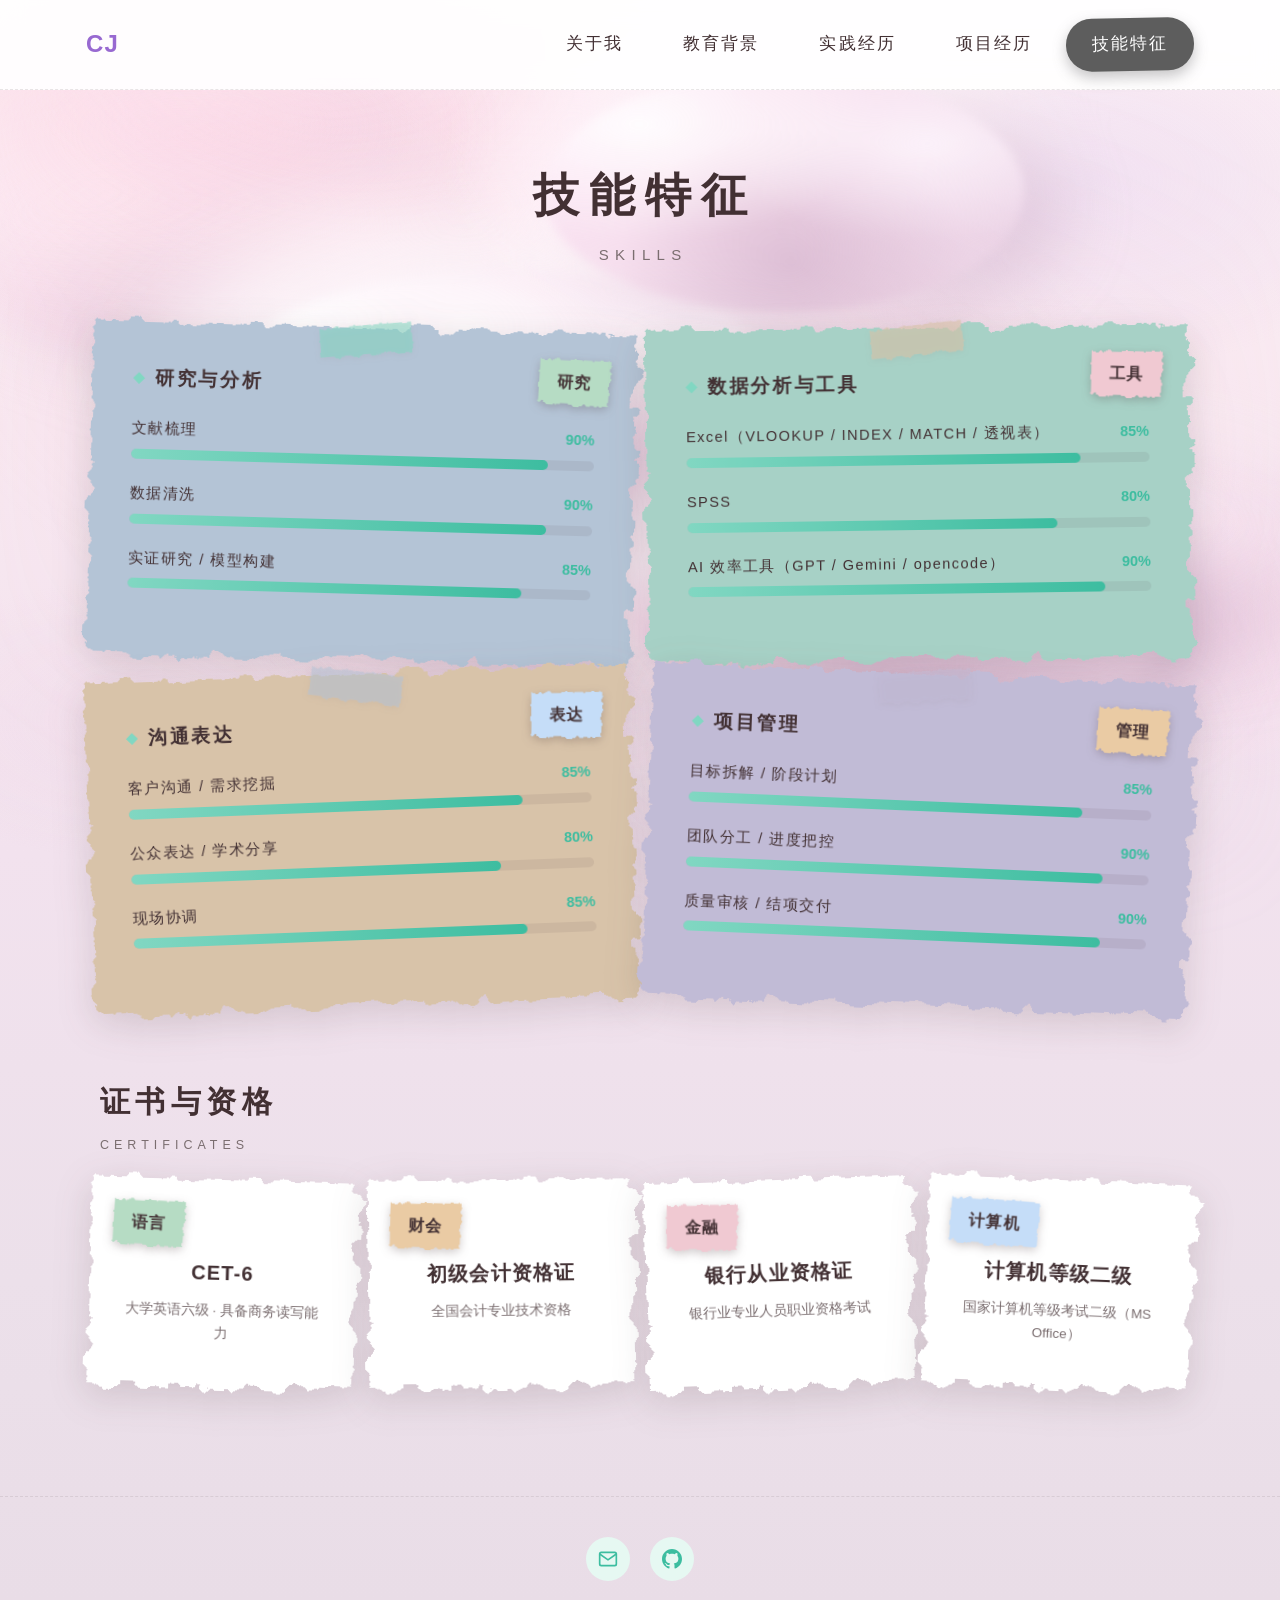
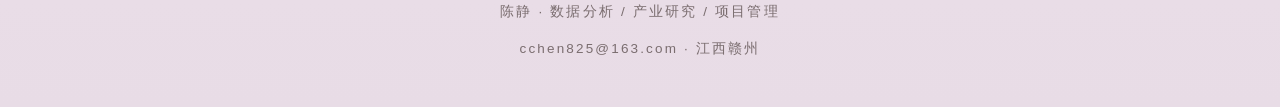
<file: skills.html>
<!DOCTYPE html>
<html lang="zh-CN">
<head>
<meta charset="UTF-8">
<meta name="viewport" content="width=device-width, initial-scale=1.0">
<title>技能特征 · 陈静｜数据分析 / 产业研究 / 项目管理</title>
<link rel="stylesheet" href="css/styles.css">
</head>
<body>

<!-- MORNCOLOUR 风格云海 -->
<!-- 远景云 -->
<div class="cloud-far cloud-far--1" aria-hidden="true"></div>
<div class="cloud-far cloud-far--2" aria-hidden="true"></div>
<div class="cloud-far cloud-far--3" aria-hidden="true"></div>
<!-- 中景云 -->
<div class="cloud-mid cloud-mid--1" aria-hidden="true"></div>
<div class="cloud-mid cloud-mid--2" aria-hidden="true"></div>
<div class="cloud-mid cloud-mid--3" aria-hidden="true"></div>
<!-- 前景云 -->
<div class="cloud-near cloud-near--1" aria-hidden="true"></div>
<div class="cloud-near cloud-near--2" aria-hidden="true"></div>
<div class="cloud-near cloud-near--3" aria-hidden="true"></div>

<svg class="svg-defs" aria-hidden="true" focusable="false">
  <defs>
    <filter id="torn" x="-8%" y="-8%" width="116%" height="116%">
      <feTurbulence type="fractalNoise" baseFrequency="0.035 0.04" numOctaves="5" seed="7" result="noise"/>
      <feDisplacementMap in="SourceGraphic" in2="noise" scale="26" xChannelSelector="R" yChannelSelector="G"/>
    </filter>
    <filter id="tapeTorn" x="-20%" y="-20%" width="140%" height="140%">
      <feTurbulence type="fractalNoise" baseFrequency="0.09" numOctaves="3" seed="3" result="noise2"/>
      <feDisplacementMap in="SourceGraphic" in2="noise2" scale="7" xChannelSelector="R" yChannelSelector="G"/>
    </filter>
  </defs>
</svg>

<!-- 滚动进度条 -->
<div class="scroll-progress" id="scrollProgress"></div>

<nav class="nav" aria-label="主导航">
  <a class="nav__logo" href="index.html">CJ</a>
  <button class="nav__toggle" id="navToggle" aria-label="菜单" aria-expanded="false">
    <span></span><span></span><span></span>
  </button>
  <div class="nav__menu" id="navMenu">
    <a class="nav__link" id="nav-about"    href="index.html">关于我</a>
    <a class="nav__link" id="nav-edu"      href="education.html">教育背景</a>
    <a class="nav__link" id="nav-practice" href="practice.html">实践经历</a>
    <a class="nav__link" id="nav-projects" href="projects.html">项目经历</a>
    <a class="nav__link" id="nav-skills"   href="skills.html">技能特征</a>
  </div>
</nav>

<main class="wrap">

  <header class="page-head">
    <h1 class="page-head__cn">技能特征</h1>
    <span class="page-head__en">Skills</span>
  </header>

  <div class="grid grid--2" style="max-width:1080px;margin:0 auto;">

    <div class="paper card skill-card c-blue tilt-b" data-rise="0">
      <span class="tape" aria-hidden="true"></span>
      <span class="sticker sticker--green" aria-hidden="true">研究</span>
      <h3>研究与分析</h3>
      <div class="skill-row">
        <div class="skill-row__top"><span class="skill-row__name">文献梳理</span><span class="skill-row__val">90%</span></div>
        <div class="skill-bar"><i data-w="90%"></i></div>
      </div>
      <div class="skill-row">
        <div class="skill-row__top"><span class="skill-row__name">数据清洗</span><span class="skill-row__val">90%</span></div>
        <div class="skill-bar"><i data-w="90%"></i></div>
      </div>
      <div class="skill-row">
        <div class="skill-row__top"><span class="skill-row__name">实证研究 / 模型构建</span><span class="skill-row__val">85%</span></div>
        <div class="skill-bar"><i data-w="85%"></i></div>
      </div>
      
    </div>

    <div class="paper card skill-card c-teal tilt-c" data-rise="1">
      <span class="tape tape--pink" aria-hidden="true"></span>
      <span class="sticker sticker--pink" aria-hidden="true">工具</span>
      <h3>数据分析与工具</h3>
      <div class="skill-row">
        <div class="skill-row__top"><span class="skill-row__name">Excel（VLOOKUP / INDEX / MATCH / 透视表）</span><span class="skill-row__val">85%</span></div>
        <div class="skill-bar"><i data-w="85%"></i></div>
      </div>
      <div class="skill-row">
        <div class="skill-row__top"><span class="skill-row__name">SPSS</span><span class="skill-row__val">80%</span></div>
        <div class="skill-bar"><i data-w="80%"></i></div>
      </div>
      <div class="skill-row">
        <div class="skill-row__top"><span class="skill-row__name">AI 效率工具（GPT / Gemini / opencode）</span><span class="skill-row__val">90%</span></div>
        <div class="skill-bar"><i data-w="90%"></i></div>
      </div>
    </div>

    <div class="paper card skill-card c-tan tilt-a" data-rise="2">
      <span class="tape tape--blue tape--right" aria-hidden="true"></span>
      <span class="sticker sticker--blue" aria-hidden="true">表达</span>
      <h3>沟通表达</h3>
      <div class="skill-row">
        <div class="skill-row__top"><span class="skill-row__name">客户沟通 / 需求挖掘</span><span class="skill-row__val">85%</span></div>
        <div class="skill-bar"><i data-w="85%"></i></div>
      </div>
      <div class="skill-row">
        <div class="skill-row__top"><span class="skill-row__name">公众表达 / 学术分享</span><span class="skill-row__val">80%</span></div>
        <div class="skill-bar"><i data-w="80%"></i></div>
      </div>
      <div class="skill-row">
        <div class="skill-row__top"><span class="skill-row__name">现场协调</span><span class="skill-row__val">85%</span></div>
        <div class="skill-bar"><i data-w="85%"></i></div>
      </div>
    </div>

    <div class="paper card skill-card c-lav tilt-d" data-rise="3">
      <span class="tape tape--lav" aria-hidden="true"></span>
      <span class="sticker sticker--tan" aria-hidden="true">管理</span>
      <h3>项目管理</h3>
      <div class="skill-row">
        <div class="skill-row__top"><span class="skill-row__name">目标拆解 / 阶段计划</span><span class="skill-row__val">85%</span></div>
        <div class="skill-bar"><i data-w="85%"></i></div>
      </div>
      <div class="skill-row">
        <div class="skill-row__top"><span class="skill-row__name">团队分工 / 进度把控</span><span class="skill-row__val">90%</span></div>
        <div class="skill-bar"><i data-w="90%"></i></div>
      </div>
      <div class="skill-row">
        <div class="skill-row__top"><span class="skill-row__name">质量审核 / 结项交付</span><span class="skill-row__val">90%</span></div>
        <div class="skill-bar"><i data-w="90%"></i></div>
      </div>
    </div>

  </div>

  <!-- 证书与资格 -->
  <section style="max-width:1080px;margin:80px auto 0;">
    <h2 class="section-title">证书与资格</h2>
    <div class="section-sub">Certificates</div>
    <div class="grid grid--4">
      <div class="paper card cert-card tilt-b" data-rise="0">
        <span class="sticker sticker--green" aria-hidden="true">语言</span>
        <h3>CET-6</h3>
        <p>大学英语六级 · 具备商务读写能力</p>
      </div>
      <div class="paper card cert-card tilt-c" data-rise="1">
        <span class="sticker sticker--tan" aria-hidden="true">财会</span>
        <h3>初级会计资格证</h3>
        <p>全国会计专业技术资格</p>
      </div>
      <div class="paper card cert-card tilt-a" data-rise="2">
        <span class="sticker sticker--pink" aria-hidden="true">金融</span>
        <h3>银行从业资格证</h3>
        <p>银行业专业人员职业资格考试</p>
      </div>
      <div class="paper card cert-card tilt-d" data-rise="3">
        <span class="sticker sticker--blue" aria-hidden="true">计算机</span>
        <h3>计算机等级二级</h3>
        <p>国家计算机等级考试二级（MS Office）</p>
      </div>
    </div>
  </section>

</main>

<footer class="footer">
  <div class="footer__social">
    <a href="mailto:cchen825@163.com" class="footer__icon" title="邮箱">
      <svg width="20" height="20" viewBox="0 0 24 24" fill="none" stroke="currentColor" stroke-width="2"><path d="M4 4h16c1.1 0 2 .9 2 2v12c0 1.1-.9 2-2 2H4c-1.1 0-2-.9-2-2V6c0-1.1.9-2 2-2z"/><polyline points="22,6 12,13 2,6"/></svg>
    </a>
    <a href="https://github.com/cchenjinger" class="footer__icon" title="GitHub" target="_blank" rel="noopener">
      <svg width="20" height="20" viewBox="0 0 24 24" fill="currentColor"><path d="M12 0c-6.626 0-12 5.373-12 12 0 5.302 3.438 9.8 8.207 11.387.599.111.793-.261.793-.577v-2.234c-3.338.726-4.033-1.416-4.033-1.416-.546-1.387-1.333-1.756-1.333-1.756-1.089-.745.083-.729.083-.729 1.205.084 1.839 1.237 1.839 1.237 1.07 1.834 2.807 1.304 3.492.997.107-.775.418-1.305.762-1.604-2.665-.305-5.467-1.334-5.467-5.931 0-1.311.469-2.381 1.236-3.221-.124-.303-.535-1.524.117-3.176 0 0 1.008-.322 3.301 1.23.957-.266 1.983-.399 3.003-.404 1.02.005 2.047.138 3.006.404 2.291-1.552 3.297-1.23 3.297-1.23.653 1.653.242 2.874.118 3.176.77.84 1.235 1.911 1.235 3.221 0 4.609-2.807 5.624-5.479 5.921.43.372.823 1.102.823 2.222v3.293c0 .319.192.694.801.576 4.765-1.589 8.199-6.086 8.199-11.386 0-6.627-5.373-12-12-12z"/></svg>
    </a>
  </div>
  <span class="footer-line">陈静 · 数据分析 / 产业研究 / 项目管理</span>
  <div>cchen825@163.com · 江西赣州</div>
</footer>

<!-- 返回顶部按钮 -->
<button class="back-to-top" id="backToTop" aria-label="返回顶部">
  <svg width="20" height="20" viewBox="0 0 24 24" fill="none" stroke="currentColor" stroke-width="2.5"><polyline points="18 15 12 9 6 15"/></svg>
</button>

<script src="js/main.js"></script>
</body>
</html>
</file>
<file: css/styles.css>
/* ============================================================
   撕纸拼贴风 · 个人主页（优化版）
   ============================================================ */

:root {
  --paper: #ffffff;
  --paper-warm: #fdfcfa;
  --ink: #423033;
  --ink-soft: #7a6d6f;
  --ink-faint: #b9b2b3;
  --teal: #81d7c2;
  --teal-deep: #3dbda0;
  --teal-light: #cff3e7;
  --teal-pale: #e6f8f2;
  --purple: #9869d1;
  --purple-light: #f0e8fa;
  --nav-pill: #5d5d5d;

  --pastel-blue: #b4c4d6;
  --pastel-teal: #a7d1c6;
  --pastel-tan:  #d8c3a9;
  --pastel-lav:  #c1bbd6;
  --paper-blue:  #c6dfee;
  --paper-mist:  #d8e6ec;

  --photo-dark: #3b2a2c;
  --photo-mid:  #8a5c6c;
  --photo-pink: #b07c90;

  --shadow-sm: 0 2px 8px rgba(66,48,51,0.08);
  --shadow-md: 0 8px 24px rgba(66,48,51,0.12), 0 2px 8px rgba(66,48,51,0.06);
  --shadow-lg: 0 16px 40px rgba(66,48,51,0.16), 0 4px 12px rgba(66,48,51,0.08);
  --shadow-paper: 0 10px 24px rgba(66, 48, 51, 0.14), 0 3px 8px rgba(66, 48, 51, 0.08);

  --font-cn: "PingFang SC", "Microsoft YaHei", "Noto Sans SC", "Source Han Sans SC", sans-serif;
  --font-en: "Helvetica Neue", Arial, sans-serif;

  --transition-fast: 0.2s cubic-bezier(.4,0,.2,1);
  --transition-normal: 0.3s cubic-bezier(.4,0,.2,1);
  --transition-slow: 0.5s cubic-bezier(.4,0,.2,1);

  --cloud-pink: #fdf0f5;
  --cloud-lavender: #f5e6f0;
  --cloud-peach: #ffe8d6;
  --cloud-white: rgba(255,255,255,0.8);
}

* { margin: 0; padding: 0; box-sizing: border-box; }

html { scroll-behavior: smooth; }

body {
  font-family: var(--font-cn);
  color: var(--ink);
  background: linear-gradient(180deg, 
    #fdf0f5 0%, 
    #f8e8f0 25%, 
    #f2e2ee 50%, 
    #ece0ea 75%, 
    #e8dce6 100%
  );
  min-height: 100vh;
  line-height: 1.7;
  -webkit-font-smoothing: antialiased;
  overflow-x: hidden;
}

/* 粉雾云海 - 光晕层 */
body::before {
  content: "";
  position: fixed;
  inset: 0;
  pointer-events: none;
  z-index: -1;
  background:
    radial-gradient(800px 400px at 15% 15%, rgba(255,200,220,0.35), transparent 60%),
    radial-gradient(600px 350px at 85% 20%, rgba(220,200,240,0.3), transparent 55%),
    radial-gradient(700px 380px at 50% 65%, rgba(255,225,240,0.4), transparent 58%),
    radial-gradient(500px 280px at 10% 80%, rgba(240,210,230,0.25), transparent 50%),
    radial-gradient(650px 320px at 90% 70%, rgba(255,210,235,0.3), transparent 55%),
    radial-gradient(900px 450px at 40% 40%, rgba(255,190,215,0.15), transparent 65%);
}

/* 粉雾云海 - 深度层 */
body::after {
  content: "";
  position: fixed;
  inset: 0;
  pointer-events: none;
  z-index: -2;
  background:
    radial-gradient(1000px 500px at 25% 5%, rgba(255,180,210,0.18), transparent 55%),
    radial-gradient(800px 400px at 75% 85%, rgba(200,180,220,0.12), transparent 50%),
    radial-gradient(1200px 600px at 50% 50%, rgba(255,200,225,0.08), transparent 70%);
  filter: blur(30px);
}

::selection { background: var(--teal); color: #fff; }

a { color: inherit; text-decoration: none; }

img { max-width: 100%; display: block; }

/* ============ 滚动进度条 ============ */
.scroll-progress {
  position: fixed;
  top: 0;
  left: 0;
  width: 0;
  height: 3px;
  background: linear-gradient(90deg, var(--teal), var(--purple));
  z-index: 10001;
  transition: width 0.1s linear;
}

/* ============ 导航 ============ */
.nav {
  position: sticky;
  top: 0;
  z-index: 100;
  display: flex;
  align-items: center;
  justify-content: flex-end;
  gap: 34px;
  height: 90px;
  padding: 0 86px;
  background: rgba(255,255,255,0.92);
  backdrop-filter: blur(12px);
  border-bottom: 1px dashed rgba(66,48,51,0.12);
}

.nav__logo {
  margin-right: auto;
  font-size: 24px;
  font-weight: 900;
  letter-spacing: 0.05em;
  color: var(--purple);
  transition: var(--transition-fast);
}
.nav__logo:hover { color: var(--teal-deep); }

.nav__toggle {
  display: none;
  flex-direction: column;
  justify-content: center;
  gap: 5px;
  width: 44px;
  height: 44px;
  padding: 10px;
  background: none;
  border: none;
  cursor: pointer;
  z-index: 101;
}
.nav__toggle span {
  display: block;
  width: 100%;
  height: 2px;
  background: var(--ink);
  border-radius: 2px;
  transition: var(--transition-fast);
}
.nav__toggle.is-active span:nth-child(1) { transform: translateY(7px) rotate(45deg); }
.nav__toggle.is-active span:nth-child(2) { opacity: 0; }
.nav__toggle.is-active span:nth-child(3) { transform: translateY(-7px) rotate(-45deg); }

.nav__menu {
  display: flex;
  align-items: center;
  gap: 8px;
}

.nav__link {
  position: relative;
  padding: 12px 26px;
  border-radius: 26px;
  font-size: 17px;
  font-weight: 500;
  letter-spacing: 0.12em;
  color: var(--ink);
  transition: var(--transition-normal);
  white-space: nowrap;
  overflow: hidden;
}
.nav__link::after {
  content: "";
  position: absolute;
  bottom: 8px;
  left: 50%;
  width: 0;
  height: 2px;
  background: var(--teal-deep);
  transition: var(--transition-normal);
  transform: translateX(-50%);
}
.nav__link:hover { color: var(--teal-deep); }
.nav__link:hover::after { width: 40%; }
.nav__link.is-active {
  background: var(--nav-pill);
  color: #fff;
  box-shadow: 0 6px 14px rgba(93,93,93,0.35);
  transform: rotate(-1deg);
}
.nav__link.is-active::after { display: none; }

/* ============ 版心 ============ */
.wrap {
  width: min(1280px, 92vw);
  margin: 0 auto;
  padding: 40px 0 120px;
}

/* ============ 撕纸纸片系统 ============ */
.paper {
  position: relative;
  filter: drop-shadow(0 10px 18px rgba(66,48,51,0.16));
  transition: var(--transition-normal);
}
.paper:hover {
  filter: drop-shadow(0 14px 28px rgba(66,48,51,0.22));
  transform: translateY(-4px);
}
.paper::before {
  content: "";
  position: absolute;
  inset: -10px;
  z-index: 0;
  background: var(--pc, #fff);
  filter: url(#torn);
}
.paper > * { position: relative; z-index: 1; }

/* 轻微旋转 */
.tilt-a { transform: rotate(-2.2deg); }
.tilt-b { transform: rotate(1.6deg); }
.tilt-c { transform: rotate(-0.8deg); }
.tilt-d { transform: rotate(2.4deg); }
.tilt-a:hover { transform: rotate(-2.2deg) translateY(-4px); }
.tilt-b:hover { transform: rotate(1.6deg) translateY(-4px); }
.tilt-c:hover { transform: rotate(-0.8deg) translateY(-4px); }
.tilt-d:hover { transform: rotate(2.4deg) translateY(-4px); }

/* 纸质底纹 */
.paper-grain {
  position: relative;
}
.paper-grain::after {
  content: "";
  position: absolute;
  inset: 0;
  pointer-events: none;
  background-image: url("data:image/svg+xml,%3Csvg xmlns='http://www.w3.org/2000/svg' width='160' height='160'%3E%3Cfilter id='g'%3E%3CfeTurbulence type='fractalNoise' baseFrequency='0.8' numOctaves='2' stitchTiles='stitch'/%3E%3CfeColorMatrix type='matrix' values='0 0 0 0 0.6 0 0 0 0 0.56 0 0 0 0 0.58 0 0 0 0.05 0'/%3E%3C/filter%3E%3Crect width='100%25' height='100%25' filter='url(%23g)'/%3E%3C/svg%3E");
  opacity: 0.5;
  mix-blend-mode: multiply;
  border-radius: inherit;
}

/* ============ 和纸胶带 ============ */
.tape {
  position: absolute;
  z-index: 2;
  width: 92px;
  height: 30px;
  background: rgba(129,215,194,0.55);
  filter: url(#tapeTorn) drop-shadow(0 2px 3px rgba(66,48,51,0.18));
  transform: rotate(-6deg);
}
.tape--pink { background: rgba(216,195,169,0.6); }
.tape--lav  { background: rgba(193,187,214,0.55); }
.tape--blue { background: rgba(180,196,214,0.55); }

/* ============ 便利贴/贴纸 ============ */
.sticker {
  position: absolute;
  z-index: 2;
  display: inline-flex;
  align-items: center;
  justify-content: center;
  padding: 9px 18px;
  font-family: "KaiTi", "楷体", "STKaiti", "AR PL UKai CN", "Noto Serif CJK SC", serif;
  font-size: 16px;
  font-weight: 600;
  letter-spacing: 0.08em;
  color: var(--ink);
  background: none;
  filter: drop-shadow(0 3px 5px rgba(66,48,51,0.25));
  transform: rotate(2deg);
}
.sticker::before {
  content: "";
  position: absolute;
  inset: 0;
  z-index: -1;
  background: var(--sticker-bg, #f7ecd2);
  filter: url(#tapeTorn);
}
.sticker--tan   { --sticker-bg: #eacba4; }
.sticker--green { --sticker-bg: #b6dcc4; }
.sticker--blue  { --sticker-bg: #c5ddf8; }
.sticker--pink  { --sticker-bg: #f0c9d2; }

/* ============ 标签胶囊 ============ */
.tag {
  display: inline-flex;
  align-items: center;
  font-size: 13px;
  font-weight: 600;
  letter-spacing: 0.06em;
  padding: 6px 16px;
  border-radius: 20px;
  border: 1.5px solid transparent;
  transition: var(--transition-fast);
  cursor: default;
}
.tag--teal { background: var(--teal-pale); color: var(--teal-deep); border-color: rgba(61,189,160,0.3); }
.tag--purple { background: var(--purple-light); color: var(--purple); border-color: rgba(152,105,209,0.3); }
.tag--blue { background: var(--paper-blue); color: #5a7a9a; border-color: rgba(180,196,214,0.4); }
.tag--tan { background: rgba(216,195,169,0.3); color: #8a7050; border-color: rgba(216,195,169,0.4); }
.tag--lav { background: rgba(193,188,219,0.3); color: #6a5a8a; border-color: rgba(193,188,219,0.4); }
.tag:hover { transform: translateY(-2px); box-shadow: var(--shadow-sm); }

/* ============ 占位符 ============ */
.ph { background: rgba(66,48,51,0.10); border-radius: 6px; }
.ph--line { height: 1em; }
.ph--block { height: 120px; border-radius: 10px; }
.ph-label {
  display: inline-block;
  margin-top: 10px;
  font-size: 13px;
  letter-spacing: 0.18em;
  color: var(--ink-faint);
}
.ph--img {
  background: linear-gradient(135deg, rgba(66,48,51,0.10), rgba(66,48,51,0.05));
  border: 1.5px dashed rgba(66,48,51,0.18);
  border-radius: 12px;
}

/* ============ 标题区 ============ */
.page-head { margin: 26px 0 70px; text-align: center; position: relative; }
.page-head__cn {
  font-size: 46px;
  font-weight: 800;
  letter-spacing: 0.22em;
  text-indent: 0.22em;
}
.page-head__en {
  display: block;
  margin-top: 8px;
  font-family: var(--font-en);
  font-size: 15px;
  font-weight: 500;
  letter-spacing: 0.42em;
  text-indent: 0.42em;
  text-transform: uppercase;
  color: var(--ink-soft);
}

.section-title { margin: 0 0 8px; font-size: 30px; font-weight: 800; letter-spacing: 0.18em; }
.section-sub {
  font-family: var(--font-en);
  font-size: 12.5px;
  font-weight: 500;
  letter-spacing: 0.4em;
  text-transform: uppercase;
  color: var(--ink-soft);
  margin-bottom: 34px;
}

/* ============ 首页 Hero ============ */
.hero {
  display: grid;
  grid-template-columns: minmax(0, 1fr) 420px;
  gap: 60px;
  align-items: center;
  padding: 46px 0 20px;
}
.hero__left { max-width: 660px; }

.hero__greet {
  font-size: 58px;
  font-weight: 900;
  line-height: 1.22;
  letter-spacing: 0.02em;
}
.hero__greet .accent { 
  color: var(--purple);
  background: linear-gradient(135deg, var(--purple), var(--teal-deep));
  -webkit-background-clip: text;
  -webkit-text-fill-color: transparent;
  background-clip: text;
}
.hero__sub {
  margin-top: 18px;
  font-family: var(--font-en);
  font-size: 19px;
  font-weight: 600;
  letter-spacing: 0.08em;
  color: var(--purple);
  min-height: 1.6em;
}

/* 打字机效果 */
.typewriter-cursor {
  display: inline-block;
  animation: blink 0.8s infinite;
  color: var(--teal-deep);
  font-weight: 300;
}
@keyframes blink {
  0%, 100% { opacity: 1; }
  50% { opacity: 0; }
}

.hero__tags {
  display: flex;
  flex-wrap: wrap;
  gap: 10px;
  margin-top: 20px;
}

.hero__desc {
  margin-top: 26px;
  max-width: 560px;
  color: var(--ink-soft);
  font-size: 16.5px;
}
.hero__desc .ph { display: block; margin: 10px 0; }

.hero__actions {
  display: flex;
  align-items: center;
  gap: 22px;
  margin-top: 40px;
}
.btn {
  display: inline-flex;
  align-items: center;
  justify-content: center;
  gap: 10px;
  height: 54px;
  padding: 0 34px;
  border-radius: 30px;
  font-size: 16px;
  font-weight: 600;
  letter-spacing: 0.14em;
  cursor: pointer;
  transition: var(--transition-normal);
  border: none;
  position: relative;
  overflow: hidden;
}
.btn::after {
  content: "";
  position: absolute;
  top: 0;
  left: -100%;
  width: 100%;
  height: 100%;
  background: linear-gradient(90deg, transparent, rgba(255,255,255,0.3), transparent);
  transition: left 0.5s;
}
.btn:hover::after { left: 100%; }
.btn:hover { transform: translateY(-3px) rotate(-1deg); }
.btn:active { transform: translateY(-1px) scale(0.98); }

.btn--ghost {
  background: #fff;
  color: var(--ink);
  border: 2px solid var(--ink);
  box-shadow: 3px 3px 0 rgba(66,48,51,0.9);
}
.btn--ghost:hover {
  box-shadow: 5px 5px 0 rgba(66,48,51,0.9), var(--shadow-md);
}
.btn--teal {
  background: linear-gradient(135deg, var(--teal-light), var(--teal));
  color: var(--ink);
  box-shadow: 0 8px 20px rgba(129,215,194,0.5);
}
.btn--teal:hover {
  box-shadow: 0 12px 28px rgba(129,215,194,0.6), var(--shadow-md);
}
.btn--dark {
  background: var(--ink);
  color: #fff;
  box-shadow: 0 8px 18px rgba(66,48,51,0.35);
}
.btn--lg { height: 60px; padding: 0 40px; font-size: 17px; }

/* 首页人像（抠像 + 描边，无相框） */
.hero__figure {
  position: relative;
  display: flex;
  justify-content: center;
  align-items: center;
  padding: 30px 10px;
}
.hero__glow {
  position: absolute;
  width: 280px;
  height: 280px;
  border-radius: 50%;
  background: radial-gradient(circle, rgba(129,215,194,0.25) 0%, rgba(152,105,209,0.15) 50%, transparent 70%);
  animation: glow-pulse 4s ease-in-out infinite;
}
@keyframes glow-pulse {
  0%, 100% { transform: scale(1); opacity: 0.6; }
  50% { transform: scale(1.1); opacity: 1; }
}
.hero__portrait {
  position: relative;
  width: min(320px, 100%);
  height: auto;
  filter: drop-shadow(0 22px 30px rgba(66,48,51,0.25)) drop-shadow(0 4px 10px rgba(66,48,51,0.15));
  transition: var(--transition-slow);
  z-index: 1;
}
.hero__portrait:hover { transform: rotate(-1.2deg) scale(1.03); }

/* 求职意向卡片 */
.matcher {
  --pc: #fff;
  margin-top: 52px;
  max-width: 620px;
  padding: 30px 34px 34px;
  transform: rotate(-0.6deg);
  transition: var(--transition-normal);
}
.matcher:hover { transform: rotate(-0.6deg) translateY(-4px); }
.matcher::after {
  content: "";
  position: absolute;
  inset: 0;
  z-index: -1;
  background: var(--paper-blue);
  filter: url(#torn);
  transform: translate(11px, 9px) rotate(1deg);
}
.matcher__title {
  font-size: 21px;
  font-weight: 800;
  letter-spacing: 0.14em;
  color: var(--teal-deep);
  display: flex;
  align-items: center;
  gap: 10px;
}
.matcher__title::before {
  content: "";
  width: 14px; height: 14px;
  background: var(--teal);
  clip-path: polygon(25% 0, 100% 0, 100% 75%, 75% 100%, 0 100%, 0 25%);
}
.matcher__desc { margin: 16px 0 24px; color: var(--ink-soft); font-size: 15px; min-height: 3.4em; }
.matcher__desc .ph { display: block; margin: 6px 0; }

/* ============ 通用卡片网格 ============ */
.grid { display: grid; gap: 34px; }
.grid--2 { grid-template-columns: repeat(2, 1fr); }
.grid--3 { grid-template-columns: repeat(3, 1fr); }
.grid--4 { grid-template-columns: repeat(4, 1fr); }

.card {
  --pc: #fff;
  padding: 30px 30px 34px;
  border-radius: 6px;
}
.card .tape { top: -13px; left: 50%; margin-left: -46px; }

/* 四色职责卡 */
.duty-card { min-height: 210px; padding: 28px 24px; }
.duty-card .icon {
  width: 52px; height: 52px;
  border-radius: 50%;
  background: rgba(255,255,255,0.55);
  display: flex; align-items: center; justify-content: center;
  font-size: 24px;
  margin-bottom: 18px;
  box-shadow: inset 0 -3px 6px rgba(66,48,51,0.08);
}
.duty-card h3 { font-size: 18px; letter-spacing: 0.1em; margin-bottom: 12px; }
.duty-card .ph--line { margin: 9px 0; }
.c-blue  { --pc: var(--pastel-blue); }
.c-teal  { --pc: var(--pastel-teal); }
.c-tan   { --pc: var(--pastel-tan); }
.c-lav   { --pc: var(--pastel-lav); }

/* ============ 时间线条目 ============ */
.timeline { position: relative; padding-left: 26px; }
.timeline::before {
  content: "";
  position: absolute;
  left: 4px; top: 12px; bottom: 12px;
  width: 3px;
  background: repeating-linear-gradient(0deg, rgba(129,215,194,0.9) 0 8px, transparent 8px 14px);
}
.timeline__item { position: relative; margin-bottom: 56px; }
.timeline__item::before {
  content: "";
  position: absolute;
  left: -31px; top: 26px;
  width: 15px; height: 15px;
  background: var(--teal);
  clip-path: polygon(50% 0, 100% 50%, 50% 100%, 0 50%);
}
.entry {
  --pc: #fff;
  display: grid;
  grid-template-columns: 190px 1fr;
  gap: 34px;
  padding: 30px 34px;
}
.entry__date {
  font-family: var(--font-en);
  font-weight: 700;
  font-size: 15px;
  letter-spacing: 0.06em;
  color: var(--teal-deep);
  padding-top: 4px;
}
.entry__role { font-size: 21px; font-weight: 800; letter-spacing: 0.08em; margin-bottom: 4px; }
.entry__org { font-size: 14px; color: var(--ink-soft); letter-spacing: 0.1em; margin-bottom: 14px; }
.entry__body .ph--line { margin: 9px 0; }
.entry__photo {
  margin-top: 18px;
  height: 150px;
  background: var(--paper-blue);
  border-radius: 8px;
}

/* ============ 项目卡 ============ */
.project {
  --pc: #fff;
  padding: 0 0 26px;
  display: flex;
  flex-direction: column;
}
.project__media {
  height: 170px;
  margin: 0;
  background: linear-gradient(135deg, var(--pm1, #c6dfee), var(--pm2, #eef7fb));
  border-radius: 6px 6px 0 0;
  position: relative;
}
.project__media .ph--img { position: absolute; inset: 18px; background: transparent; }
.project__body { padding: 24px 26px 0; }
.project__title { font-size: 20px; font-weight: 800; letter-spacing: 0.06em; }
.project__desc { color: var(--ink-soft); font-size: 14.5px; margin: 12px 0 16px; min-height: 4.6em; }
.project__desc .ph--line { margin: 7px 0; }
.project__tags { display: flex; flex-wrap: wrap; gap: 10px; }

/* ============ 技能卡 ============ */
.skill-card { padding: 30px 30px 34px; }
.skill-card h3 { font-size: 19px; letter-spacing: 0.14em; margin-bottom: 22px; display: flex; align-items: center; gap: 10px; }
.skill-card h3::before { content:""; width: 12px; height: 12px; background: var(--teal); clip-path: polygon(50% 0, 100% 50%, 50% 100%, 0 50%); }
.skill-row { margin-bottom: 22px; }
.skill-row__top { display: flex; justify-content: space-between; font-size: 14.5px; margin-bottom: 8px; }
.skill-row__name { letter-spacing: 0.1em; }
.skill-row__val { font-family: var(--font-en); font-weight: 700; color: var(--teal-deep); }
.skill-bar {
  height: 10px;
  background: rgba(66,48,51,0.08);
  border-radius: 6px;
  overflow: hidden;
}
.skill-bar i {
  display: block;
  height: 100%;
  width: 0%;
  background: linear-gradient(90deg, var(--teal), var(--teal-deep));
  border-radius: 6px;
  transition: width 1.1s cubic-bezier(.2,.7,.2,1);
}
.skill-bar i.is-full { width: var(--w, 80%); }

/* ============ 页脚 ============ */
.footer {
  padding: 40px 0 46px;
  text-align: center;
  font-size: 13.5px;
  letter-spacing: 0.16em;
  color: var(--ink-soft);
  border-top: 1px dashed rgba(66,48,51,0.1);
}
.footer .footer-line { display: inline-block; margin-bottom: 14px; }
.footer__social {
  display: flex;
  justify-content: center;
  gap: 20px;
  margin-bottom: 20px;
}
.footer__icon {
  display: flex;
  align-items: center;
  justify-content: center;
  width: 44px;
  height: 44px;
  border-radius: 50%;
  background: var(--teal-pale);
  color: var(--teal-deep);
  transition: var(--transition-fast);
}
.footer__icon:hover {
  background: var(--teal);
  color: #fff;
  transform: translateY(-3px);
  box-shadow: 0 6px 16px rgba(129,215,194,0.4);
}

/* ============ 返回顶部按钮 ============ */
.back-to-top {
  position: fixed;
  bottom: 40px;
  right: 40px;
  width: 50px;
  height: 50px;
  border-radius: 50%;
  background: var(--teal);
  color: #fff;
  border: none;
  cursor: pointer;
  display: flex;
  align-items: center;
  justify-content: center;
  box-shadow: 0 6px 20px rgba(129,215,194,0.5);
  opacity: 0;
  visibility: hidden;
  transform: translateY(20px);
  transition: var(--transition-normal);
  z-index: 99;
}
.back-to-top.is-visible {
  opacity: 1;
  visibility: visible;
  transform: translateY(0);
}
.back-to-top:hover {
  background: var(--teal-deep);
  transform: translateY(-4px);
  box-shadow: 0 10px 28px rgba(129,215,194,0.6);
}

/* ============ 荣誉卡 ============ */
.honors-card { 
  min-height: 150px; 
  text-align: center; 
  padding: 34px 24px 28px;
  transition: var(--transition-normal);
}
.honors-card:hover { transform: translateY(-6px); }
.honors-card__icon {
  font-size: 32px;
  margin-bottom: 12px;
  filter: drop-shadow(0 2px 4px rgba(0,0,0,0.1));
}
.honors-card h3 { font-size: 19px; letter-spacing: 0.08em; margin-bottom: 8px; }
.honors-card p { color: var(--ink-soft); font-size: 14px; letter-spacing: 0.06em; }

/* 荣誉卡淡彩底色 */
.honors-card:nth-child(1) { --pc: rgba(129,215,194,0.15); }
.honors-card:nth-child(2) { --pc: rgba(152,105,209,0.12); }
.honors-card:nth-child(3) { --pc: rgba(180,196,214,0.2); }
.honors-card:nth-child(4) { --pc: rgba(216,195,169,0.18); }
.honors-card:nth-child(5) { --pc: rgba(193,188,219,0.15); }
.honors-card:nth-child(6) { --pc: rgba(129,215,194,0.12); }

/* 职责卡文字 */
.duty-card { padding: 34px 26px 32px; }
.duty-card p { font-size: 14.5px; color: var(--ink-soft); line-height: 1.85; }
.duty-card h3 {
  font-size: 24px;
  font-weight: 800;
  letter-spacing: 0.12em;
  margin-bottom: 14px;
  color: var(--ink);
  position: relative;
}
.duty-card h3::after {
  content: "";
  display: block;
  width: 46px;
  height: 5px;
  margin-top: 12px;
  border-radius: 3px;
  background: var(--teal-deep);
}

/* 项目卡 */
.project__meta {
  font-size: 12.5px;
  font-weight: 600;
  letter-spacing: 0.05em;
  color: var(--teal-deep);
  margin-bottom: 8px;
}
.project__desc p { font-size: 14.5px; color: var(--ink-soft); line-height: 1.8; }
.project .sticker { top: 14px; left: 14px; right: auto; }

/* 证书卡 */
.cert-card { text-align: center; min-height: 170px; padding: 66px 20px 30px; }
.cert-card h3 { font-size: 20px; letter-spacing: 0.06em; margin-bottom: 10px; }
.cert-card p { font-size: 13.5px; color: var(--ink-soft); line-height: 1.7; }
.cert-card .sticker { top: 12px; left: 12px; right: auto; }

/* 技能卡说明文字 */
.skill-card .ph-label { display: block; margin-top: 14px; }

/* 段落间距 */
.hero__desc p { margin-bottom: 12px; }
.hero__desc p:last-child { margin-bottom: 0; }
.hero__desc strong { color: var(--teal-deep); }

.entry__body p { margin: 6px 0; font-size: 15px; color: var(--ink-soft); }
.entry__body p strong { color: var(--ink); }
.entry__date { line-height: 1.6; }

.matcher__desc p { margin: 8px 0; }
.matcher__desc p strong { color: var(--ink); }

/* 胶带/贴纸默认定位 */
.tape { top: -14px; left: 50%; margin-left: -46px; }
.tape--right { left: auto; right: -18px; top: 26%; margin-left: 0; transform: rotate(9deg); }
.tape--left { left: -18px; right: auto; top: 40%; margin-left: 0; transform: rotate(-9deg); }
.sticker { top: 16px; right: 16px; }
.sticker--left { left: 16px; right: auto; }
.sticker--bottom { top: auto; bottom: 16px; }

.entry__date { padding-top: 14px; }

/* 项目卡：类型区 + 四段式信息 */
.project__media { display: flex; align-items: center; justify-content: center; padding: 24px 16px 16px; }
.project__type {
  font-family: "KaiTi", "楷体", "STKaiti", serif;
  font-size: 23px;
  font-weight: 700;
  letter-spacing: 0.2em;
  text-indent: 0.2em;
  color: var(--ink);
  background: rgba(255,255,255,0.65);
  border: 1.5px dashed rgba(66,48,51,0.25);
  border-radius: 10px;
  padding: 10px 22px;
  box-shadow: 0 4px 10px rgba(66,48,51,0.10);
}
.project__time {
  font-family: var(--font-en);
  font-size: 13.5px;
  font-weight: 700;
  letter-spacing: 0.05em;
  color: var(--teal-deep);
  margin-bottom: 10px;
  display: flex;
  align-items: center;
}
.project__duty {
  font-size: 14.5px;
  color: var(--ink-soft);
  line-height: 1.85;
  margin: 12px 0 14px;
  min-height: 3.4em;
}
.project__result {
  font-size: 14px;
  font-weight: 700;
  color: var(--ink);
  line-height: 1.75;
  padding: 10px 14px;
  background: var(--teal-pale);
  border-radius: 8px;
  border: 1px dashed rgba(61,189,160,0.45);
}
.f-label {
  display: inline-block;
  flex: none;
  font-size: 12px;
  font-weight: 700;
  letter-spacing: 0.12em;
  color: var(--teal-deep);
  background: var(--teal-pale);
  border-radius: 5px;
  padding: 2px 9px;
  margin-right: 9px;
}

/* ============ 教育背景页 ============ */
body.page-edu .timeline { max-width: 1020px; }
body.page-edu .entry {
  grid-template-columns: 240px 1fr;
  gap: 44px;
  padding: 46px 48px;
}
body.page-edu .entry__date { font-size: 19px; padding-top: 16px; }
body.page-edu .entry__role { font-size: 31px; margin-bottom: 6px; }
body.page-edu .entry__org  { font-size: 19px; margin-bottom: 18px; }
body.page-edu .entry__body p { font-size: 20px; margin: 8px 0; }
body.page-edu .entry__body p strong { font-weight: 700; font-size: 21px; }
body.page-edu .timeline__item { margin-bottom: 76px; }
body.page-edu .timeline__item::before { left: -33px; top: 34px; width: 17px; height: 17px; }
body.page-edu .timeline::before { left: 6px; width: 4px; }

/* ============ 响应式 ============ */
@media (max-width: 1100px) {
  .hero { grid-template-columns: 1fr; }
  .hero__figure { order: -1; }
  .hero__portrait { max-width: 260px; }
  .grid--4 { grid-template-columns: repeat(2, 1fr); }
  .grid--3 { grid-template-columns: repeat(2, 1fr); }
  .entry { grid-template-columns: 1fr; }
}

@media (max-width: 720px) {
  .nav {
    padding: 0 20px;
    height: 70px;
  }
  .nav__toggle { display: flex; }
  .nav__menu {
    position: fixed;
    top: 0;
    right: -100%;
    width: 280px;
    height: 100vh;
    flex-direction: column;
    background: rgba(255,255,255,0.98);
    backdrop-filter: blur(20px);
    padding: 100px 30px 40px;
    gap: 8px;
    box-shadow: -10px 0 40px rgba(0,0,0,0.1);
    transition: var(--transition-normal);
    z-index: 100;
  }
  .nav__menu.is-open { right: 0; }
  .nav__link {
    width: 100%;
    padding: 16px 24px;
    font-size: 18px;
    text-align: left;
    border-radius: 12px;
  }
  .nav__link::after { display: none; }
  .nav__link:hover { background: var(--teal-pale); }
  .nav__link.is-active { background: var(--teal); color: #fff; transform: none; }

  .hero { padding: 20px 0; }
  .hero__greet { font-size: 36px; }
  .hero__sub { font-size: 16px; }
  .hero__tags { gap: 8px; }
  .hero__portrait { max-width: 200px; }
  .hero__glow { width: 180px; height: 180px; }
  .hero__actions { flex-direction: column; align-items: stretch; }
  .btn { width: 100%; }
  .matcher { margin-top: 30px; padding: 24px; }

  .grid--2, .grid--3, .grid--4 { grid-template-columns: 1fr; }
  .honors-card { min-height: 120px; }

  .back-to-top { bottom: 24px; right: 24px; width: 44px; height: 44px; }
}

/* ============ 入场动画 ============ */
.js .paper[data-rise] { opacity: 0; transition: opacity .65s ease, transform .65s cubic-bezier(.2,.7,.2,1); }
.js .paper[data-rise].is-in { opacity: 1; }
.js .paper[data-rise].tilt-a { transform: translateY(30px) rotate(-2.2deg); }
.js .paper[data-rise].tilt-a.is-in { transform: translateY(0) rotate(-2.2deg); }
.js .paper[data-rise].tilt-b { transform: translateY(30px) rotate(1.6deg); }
.js .paper[data-rise].tilt-b.is-in { transform: translateY(0) rotate(1.6deg); }
.js .paper[data-rise].tilt-c { transform: translateY(30px) rotate(-0.8deg); }
.js .paper[data-rise].tilt-c.is-in { transform: translateY(0) rotate(-0.8deg); }
.js .paper[data-rise].tilt-d { transform: translateY(30px) rotate(2.4deg); }
.js .paper[data-rise].tilt-d.is-in { transform: translateY(0) rotate(2.4deg); }
.js .paper[data-rise]:not(.tilt-a):not(.tilt-b):not(.tilt-c):not(.tilt-d) { transform: translateY(30px) rotate(0.4deg); }
.js .paper[data-rise]:not(.tilt-a):not(.tilt-b):not(.tilt-c):not(.tilt-d).is-in { transform: translateY(0) rotate(0deg); }

.svg-defs { position: absolute; width: 0; height: 0; overflow: hidden; }

/* ============ 深色模式 ============ */
@media (prefers-color-scheme: dark) {
  :root {
    --paper: #1a1a1a;
    --paper-warm: #1e1e1e;
    --ink: #e8e8e8;
    --ink-soft: #a0a0a0;
    --ink-faint: #666;
    --shadow-sm: 0 2px 8px rgba(0,0,0,0.3);
    --shadow-md: 0 8px 24px rgba(0,0,0,0.4);
    --shadow-lg: 0 16px 40px rgba(0,0,0,0.5);
  }
  body {
    background: linear-gradient(180deg, 
      #2a1f28 0%, 
      #251a25 30%, 
      #201822 60%, 
      #1c1520 100%
    );
  }
  body::before {
    background:
      radial-gradient(600px 300px at 20% 20%, rgba(180,120,150,0.12), transparent),
      radial-gradient(500px 250px at 80% 30%, rgba(150,120,180,0.1), transparent);
  }
  body::after { filter: blur(40px); opacity: 0.5; }
  .cloud-far { opacity: 0.25; }
  .cloud-far--1 { background: radial-gradient(ellipse at 30% 25%, rgba(150,110,135,0.5), transparent 55%); }
  .cloud-far--2 { background: radial-gradient(ellipse at 35% 30%, rgba(140,105,130,0.45), transparent 50%); }
  .cloud-far--3 { background: radial-gradient(ellipse at 40% 28%, rgba(145,108,132,0.42), transparent 52%); }
  .cloud-mid { opacity: 0.35; }
  .cloud-mid--1::before { background: radial-gradient(ellipse at 25% 22%, rgba(160,120,145,0.55), transparent 48%); }
  .cloud-mid--2::before { background: radial-gradient(ellipse at 30% 25%, rgba(155,118,142,0.5), transparent 46%); }
  .cloud-mid--3::before { background: radial-gradient(ellipse at 28% 28%, rgba(152,115,140,0.48), transparent 44%); }
  .cloud-near::before { background: radial-gradient(ellipse at 18% 18%, rgba(170,130,155,0.6), transparent 42%); }
  .nav { background: rgba(26,26,26,0.95); border-bottom-color: rgba(255,255,255,0.1); }
  .nav__toggle span { background: var(--ink); }
  .nav__menu { background: rgba(26,26,26,0.98); }
  .btn--ghost { background: transparent; border-color: var(--ink); box-shadow: 3px 3px 0 rgba(255,255,255,0.2); }
  .footer { border-top-color: rgba(255,255,255,0.1); }
  .paper::before { filter: none; }
  .paper { filter: drop-shadow(0 10px 18px rgba(0,0,0,0.3)); }
}

/* ============ 成绩单卡片 ============ */
.transcript-card {
  --pc: #fff;
  display: flex;
  flex-direction: column;
  align-items: center;
  text-align: center;
  padding: 40px 28px 30px;
  min-height: 220px;
  transition: var(--transition-normal);
  text-decoration: none;
  position: relative;
  overflow: hidden;
}
.transcript-card::after {
  content: "";
  position: absolute;
  bottom: 0;
  left: 0;
  right: 0;
  height: 4px;
  background: var(--tc-accent, var(--teal));
  transform: scaleX(0);
  transition: transform .3s ease;
}
.transcript-card:hover::after {
  transform: scaleX(1);
}
.transcript-card:hover {
  transform: translateY(-8px);
  box-shadow: 0 16px 40px rgba(66,48,51,0.18);
}
.transcript-card--green { --pc: rgba(129,215,194,0.12); --tc-accent: var(--teal-deep); }
.transcript-card--blue { --pc: rgba(180,196,214,0.15); --tc-accent: var(--pastel-blue); }

.transcript-card__icon {
  color: var(--teal-deep);
  margin: 8px 0 16px;
  transition: var(--transition-normal);
}
.transcript-card:hover .transcript-card__icon {
  transform: scale(1.1);
  color: var(--purple);
}
.transcript-card h3 {
  font-size: 19px;
  letter-spacing: 0.08em;
  margin-bottom: 8px;
  color: var(--ink);
}
.transcript-card p {
  font-size: 13.5px;
  color: var(--ink-soft);
  letter-spacing: 0.06em;
  margin-bottom: 16px;
}
.transcript-card__action {
  display: inline-flex;
  align-items: center;
  gap: 6px;
  font-size: 13px;
  font-weight: 600;
  letter-spacing: 0.1em;
  color: var(--teal-deep);
  padding: 6px 16px;
  border-radius: 20px;
  background: var(--teal-pale);
  transition: var(--transition-fast);
}
.transcript-card:hover .transcript-card__action {
  background: var(--teal);
  color: #fff;
}

/* ============ MORNCOLOUR 风格云海 ============ */

/* ====== 远景云（小、模糊、慢） ====== */
.cloud-far {
  position: fixed;
  border-radius: 50%;
  pointer-events: none;
  z-index: -3;
  opacity: 0.45;
  will-change: transform;
}
.cloud-far--1 {
  width: 320px;
  height: 160px;
  top: 5%;
  left: 8%;
  filter: blur(35px);
  background:
    radial-gradient(ellipse at 30% 25%, rgba(255,255,255,0.7), transparent 55%),
    radial-gradient(ellipse at 70% 60%, rgba(200,170,195,0.4), transparent 60%),
    radial-gradient(ellipse at 50% 50%, rgba(255,230,245,0.55), rgba(220,190,215,0.3));
  box-shadow:
    -20px -10px 40px rgba(255,245,250,0.5),
    20px 10px 35px rgba(195,165,190,0.25);
  animation: cloud-far-drift 42s ease-in-out infinite;
}
.cloud-far--2 {
  width: 280px;
  height: 140px;
  top: 55%;
  right: 12%;
  filter: blur(30px);
  background:
    radial-gradient(ellipse at 35% 30%, rgba(255,250,252,0.65), transparent 50%),
    radial-gradient(ellipse at 65% 55%, rgba(210,180,205,0.35), transparent 55%),
    radial-gradient(ellipse at 45% 45%, rgba(255,225,240,0.5), rgba(215,185,210,0.25));
  box-shadow:
    -15px -8px 35px rgba(255,240,248,0.45),
    18px 8px 30px rgba(200,170,195,0.2);
  animation: cloud-far-drift 48s ease-in-out infinite reverse;
}
.cloud-far--3 {
  width: 260px;
  height: 130px;
  top: 80%;
  left: 45%;
  filter: blur(38px);
  background:
    radial-gradient(ellipse at 40% 28%, rgba(255,248,252,0.6), transparent 52%),
    radial-gradient(ellipse at 60% 65%, rgba(195,165,190,0.3), transparent 50%),
    radial-gradient(ellipse at 50% 50%, rgba(250,220,238,0.45), rgba(210,180,205,0.2));
  animation: cloud-far-drift 50s ease-in-out infinite;
  animation-delay: -15s;
}

@keyframes cloud-far-drift {
  0%, 100% { transform: translateX(0) translateY(0); }
  25% { transform: translateX(15px) translateY(-8px); }
  50% { transform: translateX(-10px) translateY(6px); }
  75% { transform: translateX(8px) translateY(-4px); }
}

/* ====== 中景云（中型、中模糊、中速） ====== */
.cloud-mid {
  position: fixed;
  pointer-events: none;
  z-index: -2;
  opacity: 0.6;
  will-change: transform;
}
.cloud-mid::before {
  content: "";
  position: absolute;
  inset: 0;
  border-radius: 50%;
}
.cloud-mid--1 {
  width: 480px;
  height: 240px;
  top: 15%;
  left: -3%;
  filter: blur(22px);
  animation: cloud-mid-drift 34s ease-in-out infinite;
}
.cloud-mid--1::before {
  background:
    radial-gradient(ellipse at 25% 22%, rgba(255,255,255,0.85), transparent 48%),
    radial-gradient(ellipse at 75% 30%, rgba(255,255,255,0.65), transparent 45%),
    radial-gradient(ellipse at 50% 75%, rgba(195,160,188,0.5), transparent 55%),
    linear-gradient(145deg, rgba(255,225,242,0.8), rgba(235,200,222,0.6), rgba(210,178,200,0.45));
  box-shadow:
    -45px -22px 55px rgba(255,245,250,0.6),
    42px 18px 60px rgba(195,158,188,0.35),
    0px -35px 70px rgba(255,255,255,0.4);
}
.cloud-mid--2 {
  width: 420px;
  height: 210px;
  top: 50%;
  right: -5%;
  filter: blur(25px);
  animation: cloud-mid-drift 38s ease-in-out infinite reverse;
  animation-delay: -8s;
}
.cloud-mid--2::before {
  background:
    radial-gradient(ellipse at 30% 25%, rgba(255,252,255,0.8), transparent 46%),
    radial-gradient(ellipse at 70% 35%, rgba(255,245,252,0.6), transparent 42%),
    radial-gradient(ellipse at 55% 80%, rgba(200,168,195,0.45), transparent 52%),
    linear-gradient(155deg, rgba(255,218,238,0.75), rgba(228,195,218,0.55), rgba(205,175,198,0.4));
  box-shadow:
    -38px -18px 50px rgba(255,242,248,0.55),
    35px 15px 55px rgba(198,162,192,0.3),
    0px -30px 65px rgba(255,252,255,0.35);
}
.cloud-mid--3 {
  width: 380px;
  height: 190px;
  bottom: 20%;
  left: 25%;
  filter: blur(20px);
  animation: cloud-mid-drift 36s ease-in-out infinite;
  animation-delay: -14s;
}
.cloud-mid--3::before {
  background:
    radial-gradient(ellipse at 28% 28%, rgba(255,250,255,0.78), transparent 44%),
    radial-gradient(ellipse at 72% 58%, rgba(198,165,192,0.42), transparent 50%),
    linear-gradient(140deg, rgba(255,222,240,0.72), rgba(225,192,215,0.52), rgba(208,178,200,0.38));
  box-shadow:
    -35px -15px 48px rgba(255,240,248,0.5),
    32px 14px 52px rgba(195,160,190,0.28);
}

@keyframes cloud-mid-drift {
  0%, 100% { transform: translateX(0) translateY(0) scale(1); }
  20% { transform: translateX(22px) translateY(-14px) scale(1.02); }
  40% { transform: translateX(-18px) translateY(10px) scale(0.98); }
  60% { transform: translateX(14px) translateY(16px) scale(1.015); }
  80% { transform: translateX(-12px) translateY(-8px) scale(0.99); }
}

/* ====== 前景云（大、清晰、快） ====== */
.cloud-near {
  position: fixed;
  pointer-events: none;
  z-index: -1;
  will-change: transform;
}
.cloud-near::before {
  content: "";
  position: absolute;
  inset: 0;
  border-radius: 50%;
}
.cloud-near--1 {
  width: 620px;
  height: 300px;
  top: 30%;
  left: 15%;
  filter: blur(6px);
  animation: cloud-near-drift 30s ease-in-out infinite;
}
.cloud-near--1::before {
  background:
    radial-gradient(ellipse at 18% 18%, rgba(255,255,255,0.95), transparent 42%),
    radial-gradient(ellipse at 82% 25%, rgba(255,255,255,0.8), transparent 38%),
    radial-gradient(ellipse at 45% 20%, rgba(255,255,255,0.7), transparent 45%),
    radial-gradient(ellipse at 50% 85%, rgba(195,155,188,0.55), transparent 50%),
    radial-gradient(ellipse at 30% 70%, rgba(205,168,198,0.45), transparent 48%),
    linear-gradient(150deg, rgba(255,235,248,0.9), rgba(245,215,235,0.72), rgba(225,192,218,0.55), rgba(200,168,195,0.4));
  box-shadow:
    -65px -32px 85px rgba(255,250,252,0.75),
    55px 28px 75px rgba(198,162,192,0.42),
    0px -55px 110px rgba(255,255,255,0.55),
    -30px 40px 60px rgba(192,155,185,0.3);
}
.cloud-near--2 {
  width: 550px;
  height: 270px;
  bottom: 18%;
  right: 8%;
  filter: blur(8px);
  animation: cloud-near-drift 35s ease-in-out infinite reverse;
  animation-delay: -10s;
}
.cloud-near--2::before {
  background:
    radial-gradient(ellipse at 22% 20%, rgba(255,255,255,0.92), transparent 40%),
    radial-gradient(ellipse at 78% 28%, rgba(255,252,255,0.75), transparent 42%),
    radial-gradient(ellipse at 50% 82%, rgba(200,165,195,0.5), transparent 52%),
    linear-gradient(155deg, rgba(255,228,245,0.88), rgba(238,208,228,0.68), rgba(215,185,210,0.48));
  box-shadow:
    -55px -28px 78px rgba(255,248,252,0.68),
    48px 22px 68px rgba(195,158,188,0.38),
    0px -48px 95px rgba(255,252,255,0.48);
}
.cloud-near--3 {
  width: 480px;
  height: 240px;
  top: 8%;
  right: 20%;
  filter: blur(5px);
  animation: cloud-near-drift 32s ease-in-out infinite;
  animation-delay: -18s;
}
.cloud-near--3::before {
  background:
    radial-gradient(ellipse at 20% 22%, rgba(255,255,255,0.9), transparent 44%),
    radial-gradient(ellipse at 80% 30%, rgba(255,250,255,0.72), transparent 40%),
    radial-gradient(ellipse at 52% 80%, rgba(198,162,192,0.48), transparent 50%),
    linear-gradient(148deg, rgba(255,232,248,0.86), rgba(242,212,232,0.65), rgba(218,188,212,0.45));
  box-shadow:
    -50px -25px 72px rgba(255,245,250,0.65),
    42px 20px 65px rgba(192,155,185,0.35),
    0px -42px 88px rgba(255,250,252,0.45);
}

@keyframes cloud-near-drift {
  0%, 100% { transform: translateX(0) translateY(0) scale(1); }
  15% { transform: translateX(28px) translateY(-18px) scale(1.025); }
  30% { transform: translateX(-22px) translateY(14px) scale(0.975); }
  45% { transform: translateX(18px) translateY(22px) scale(1.02); }
  60% { transform: translateX(-25px) translateY(-12px) scale(0.98); }
  75% { transform: translateX(15px) translateY(8px) scale(1.01); }
  90% { transform: translateX(-10px) translateY(-6px) scale(0.995); }
}

/* ============ 打印样式 ============ */
@media print {
  .nav, .back-to-top, .scroll-progress, .hero__glow, .footer__social,
  .cloud-far, .cloud-mid, .cloud-near { display: none; }
  body { background: #fff; }
  body::before, body::after { display: none; }
  .paper { filter: none; }
  .paper::before { display: none; }
  .hero__portrait { filter: none; }
  .btn { box-shadow: none; border: 1px solid #ccc; }
}
</file>
